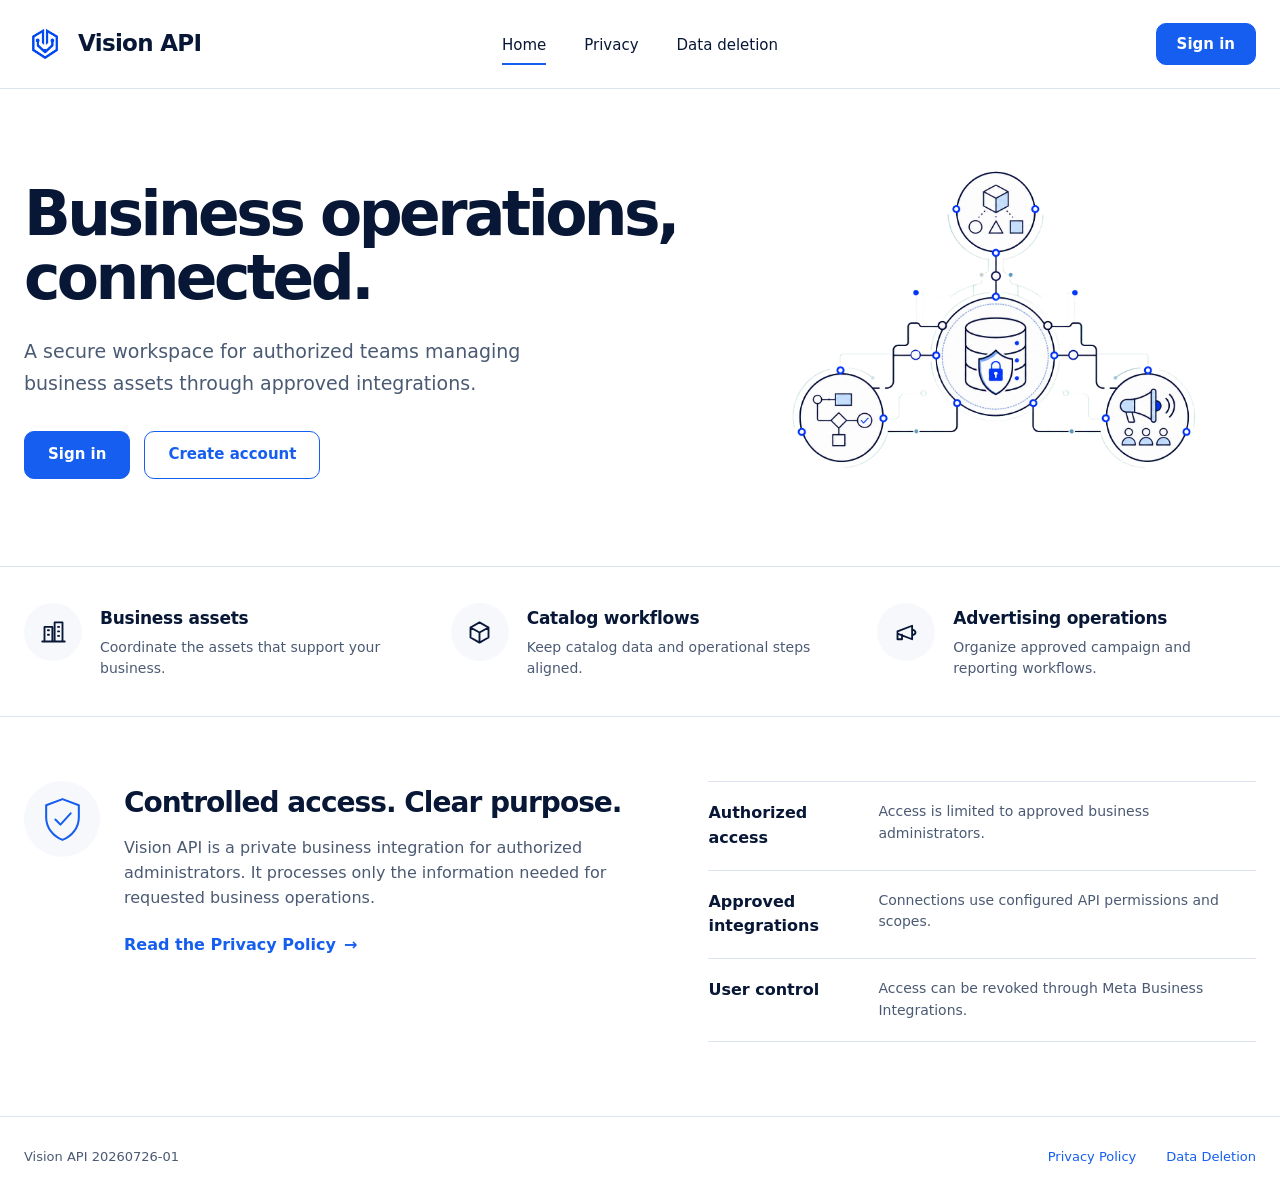
<file: index.html>
<!doctype html>
<html lang="en">
  <head>
    <meta charset="utf-8" />
    <meta name="viewport" content="width=device-width, initial-scale=1" />
    <meta
      name="description"
      content="Vision API is a secure workspace for authorized business administrators using approved integrations."
    />
    <title>Vision API — Business operations, connected</title>
    <link rel="icon" href="assets/brand-mark.png" />
    <link rel="stylesheet" href="styles.css" />
    <script src="app.js" defer></script>
  </head>
  <body>
    <a class="skip-link" href="#main">Skip to content</a>
    <header class="site-header">
      <div class="shell header-inner">
        <a class="brand" href="index.html" aria-label="Vision API home">
          <img src="assets/brand-mark.png" alt="" width="42" height="42" />
          <span>Vision API</span>
        </a>
        <nav class="primary-nav" aria-label="Primary navigation">
          <a href="index.html" aria-current="page">Home</a>
          <a href="privacy.html">Privacy</a>
          <a href="data-deletion.html">Data deletion</a>
        </nav>
        <a class="button button-small" href="sign-in.html">Sign in</a>
      </div>
    </header>

    <main id="main">
      <section class="hero shell">
        <div class="hero-copy">
          <h1>Business operations,<br /> connected.</h1>
          <p>
            A secure workspace for authorized teams managing business assets
            through approved integrations.
          </p>
          <div class="hero-actions">
            <a class="button" href="sign-in.html">Sign in</a>
            <a class="button button-secondary" href="register.html">Create account</a>
          </div>
        </div>
        <div class="hero-media" aria-hidden="true">
          <img src="assets/hero-network.png" alt="" />
        </div>
      </section>

      <section class="capability-band" aria-labelledby="capabilities-title">
        <h2 id="capabilities-title" class="sr-only">Application capabilities</h2>
        <div class="shell capability-list">
          <article class="capability">
            <span class="icon-wrap" aria-hidden="true">
              <svg viewBox="0 0 24 24"><path d="M4 20V7h7v13M13 20V3h7v17M2 20h20M7 10h1M7 14h1M16 7h1M16 11h1M16 15h1" /></svg>
            </span>
            <div><h3>Business assets</h3><p>Coordinate the assets that support your business.</p></div>
          </article>
          <article class="capability">
            <span class="icon-wrap" aria-hidden="true">
              <svg viewBox="0 0 24 24"><path d="m12 3 8 4.5v9L12 21l-8-4.5v-9L12 3Zm0 9 8-4.5M12 12 4 7.5M12 12v9" /></svg>
            </span>
            <div><h3>Catalog workflows</h3><p>Keep catalog data and operational steps aligned.</p></div>
          </article>
          <article class="capability">
            <span class="icon-wrap" aria-hidden="true">
              <svg viewBox="0 0 24 24"><path d="M4 13v-2l13-5v12L4 13Zm0 0v5h4v-4M17 9.5c2 .5 3 1.3 3 2.5s-1 2-3 2.5" /></svg>
            </span>
            <div><h3>Advertising operations</h3><p>Organize approved campaign and reporting workflows.</p></div>
          </article>
        </div>
      </section>

      <section class="trust shell" aria-labelledby="trust-title">
        <div class="trust-intro">
          <span class="shield" aria-hidden="true">
            <svg viewBox="0 0 48 48"><path d="M24 4 40 10v12c0 10-6.8 18.5-16 22C14.8 40.5 8 32 8 22V10l16-6Z" /><path d="m17 24 5 5 10-11" /></svg>
          </span>
          <div>
            <h2 id="trust-title">Controlled access. Clear purpose.</h2>
            <p>
              Vision API is a private business integration for authorized
              administrators. It processes only the information needed for
              requested business operations.
            </p>
            <a class="text-link" href="privacy.html">Read the Privacy Policy <span aria-hidden="true">→</span></a>
          </div>
        </div>
        <dl class="trust-list">
          <div><dt>Authorized access</dt><dd>Access is limited to approved business administrators.</dd></div>
          <div><dt>Approved integrations</dt><dd>Connections use configured API permissions and scopes.</dd></div>
          <div><dt>User control</dt><dd>Access can be revoked through Meta Business Integrations.</dd></div>
        </dl>
      </section>
    </main>

    <footer class="site-footer">
      <div class="shell footer-inner">
        <span>Vision API 20260726-01</span>
        <nav aria-label="Legal navigation">
          <a href="privacy.html">Privacy Policy</a>
          <a href="data-deletion.html">Data Deletion</a>
        </nav>
      </div>
    </footer>
  </body>
</html>
</file>
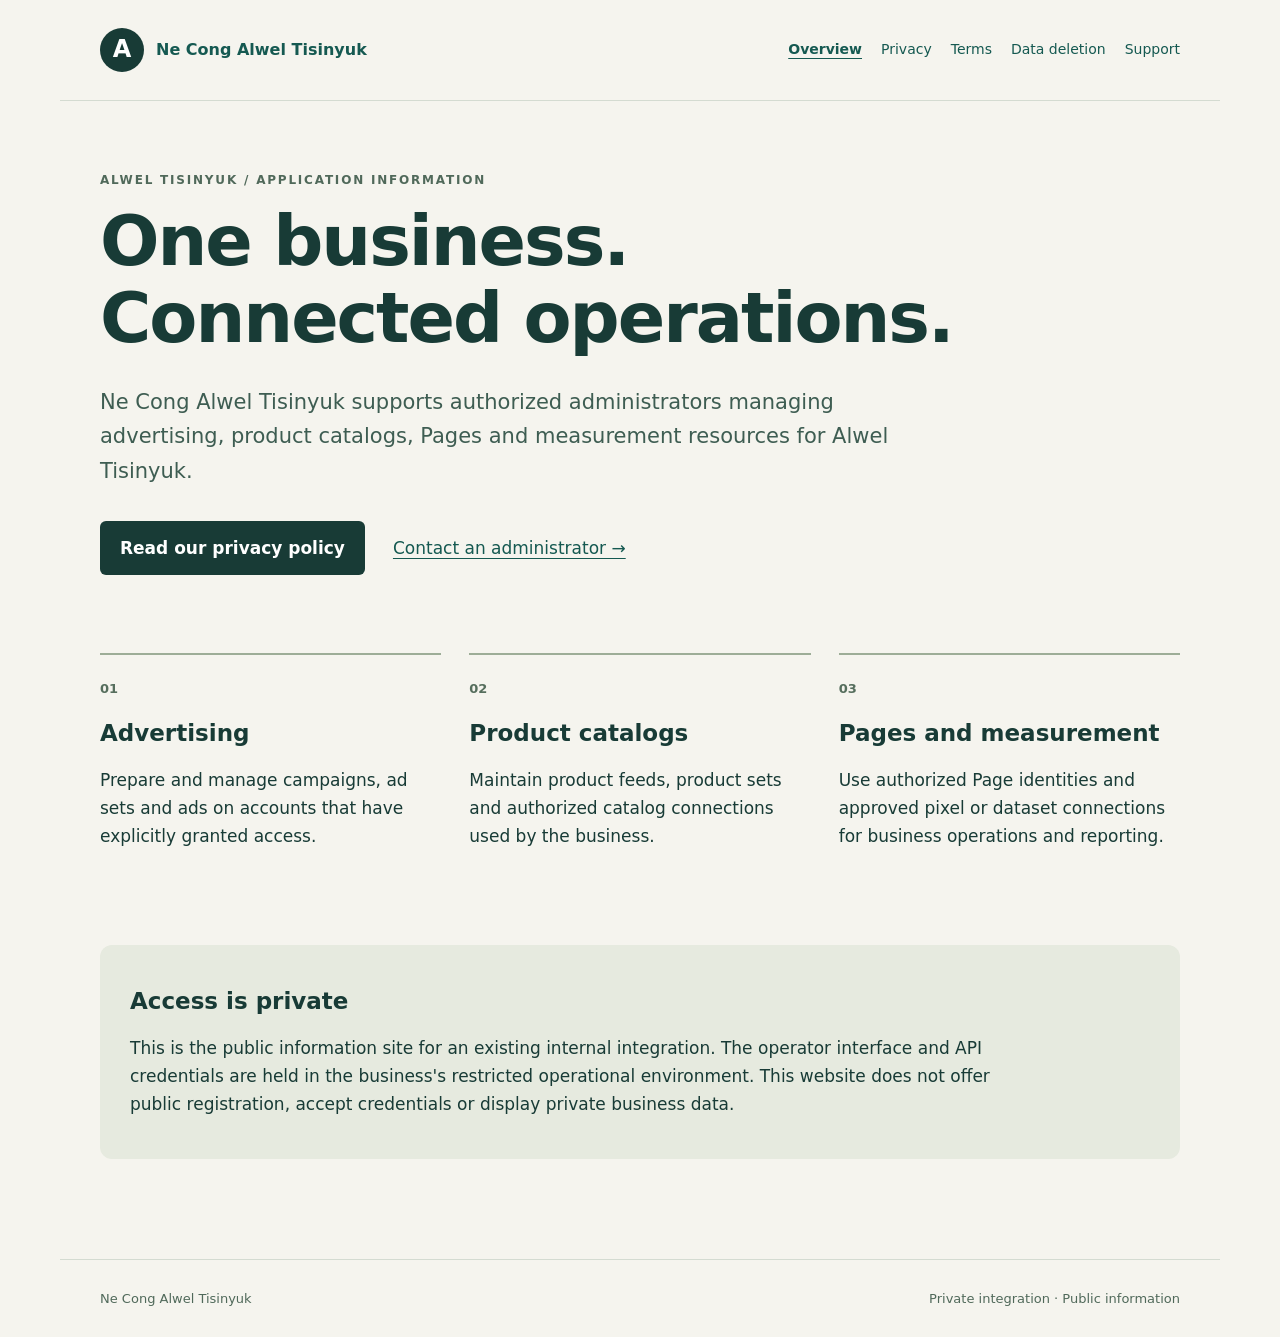
<file: alwel/index.html>
<!doctype html>
<html lang="en"><head><meta charset="utf-8"><meta name="viewport" content="width=device-width,initial-scale=1"><meta name="description" content="Private business integration for Ne Cong Alwel Tisinyuk."><title>Private business integration — Ne Cong Alwel Tisinyuk</title><link rel="stylesheet" href="site.css"></head>
<body><a class="skip" href="#main">Skip to content</a><header><a class="brand" href="index.html"><span class="mark" aria-hidden="true">A</span><span>Ne Cong Alwel Tisinyuk</span></a><nav aria-label="Main navigation"><a href="index.html" aria-current="page">Overview</a><a href="privacy.html">Privacy</a><a href="terms.html">Terms</a><a href="data-deletion.html">Data deletion</a><a href="support.html">Support</a></nav></header><main id="main">
<p class="eyebrow">Alwel Tisinyuk / Application information</p>
<h1>One business.<br>Connected operations.</h1>
<p class="lead">Ne Cong Alwel Tisinyuk supports authorized administrators managing advertising, product catalogs, Pages and measurement resources for Alwel Tisinyuk.</p>
<div class="actions"><a class="button" href="privacy.html">Read our privacy policy</a><a class="text-link" href="support.html">Contact an administrator &rarr;</a></div>
<div class="grid">
<section><span class="number">01</span><h2>Advertising</h2><p>Prepare and manage campaigns, ad sets and ads on accounts that have explicitly granted access.</p></section>
<section><span class="number">02</span><h2>Product catalogs</h2><p>Maintain product feeds, product sets and authorized catalog connections used by the business.</p></section>
<section><span class="number">03</span><h2>Pages and measurement</h2><p>Use authorized Page identities and approved pixel or dataset connections for business operations and reporting.</p></section>
</div>
<section class="note"><h2>Access is private</h2><p>This is the public information site for an existing internal integration. The operator interface and API credentials are held in the business's restricted operational environment. This website does not offer public registration, accept credentials or display private business data.</p></section>
</main><footer><span>Ne Cong Alwel Tisinyuk</span><span>Private integration &middot; Public information</span></footer></body></html>
</file>
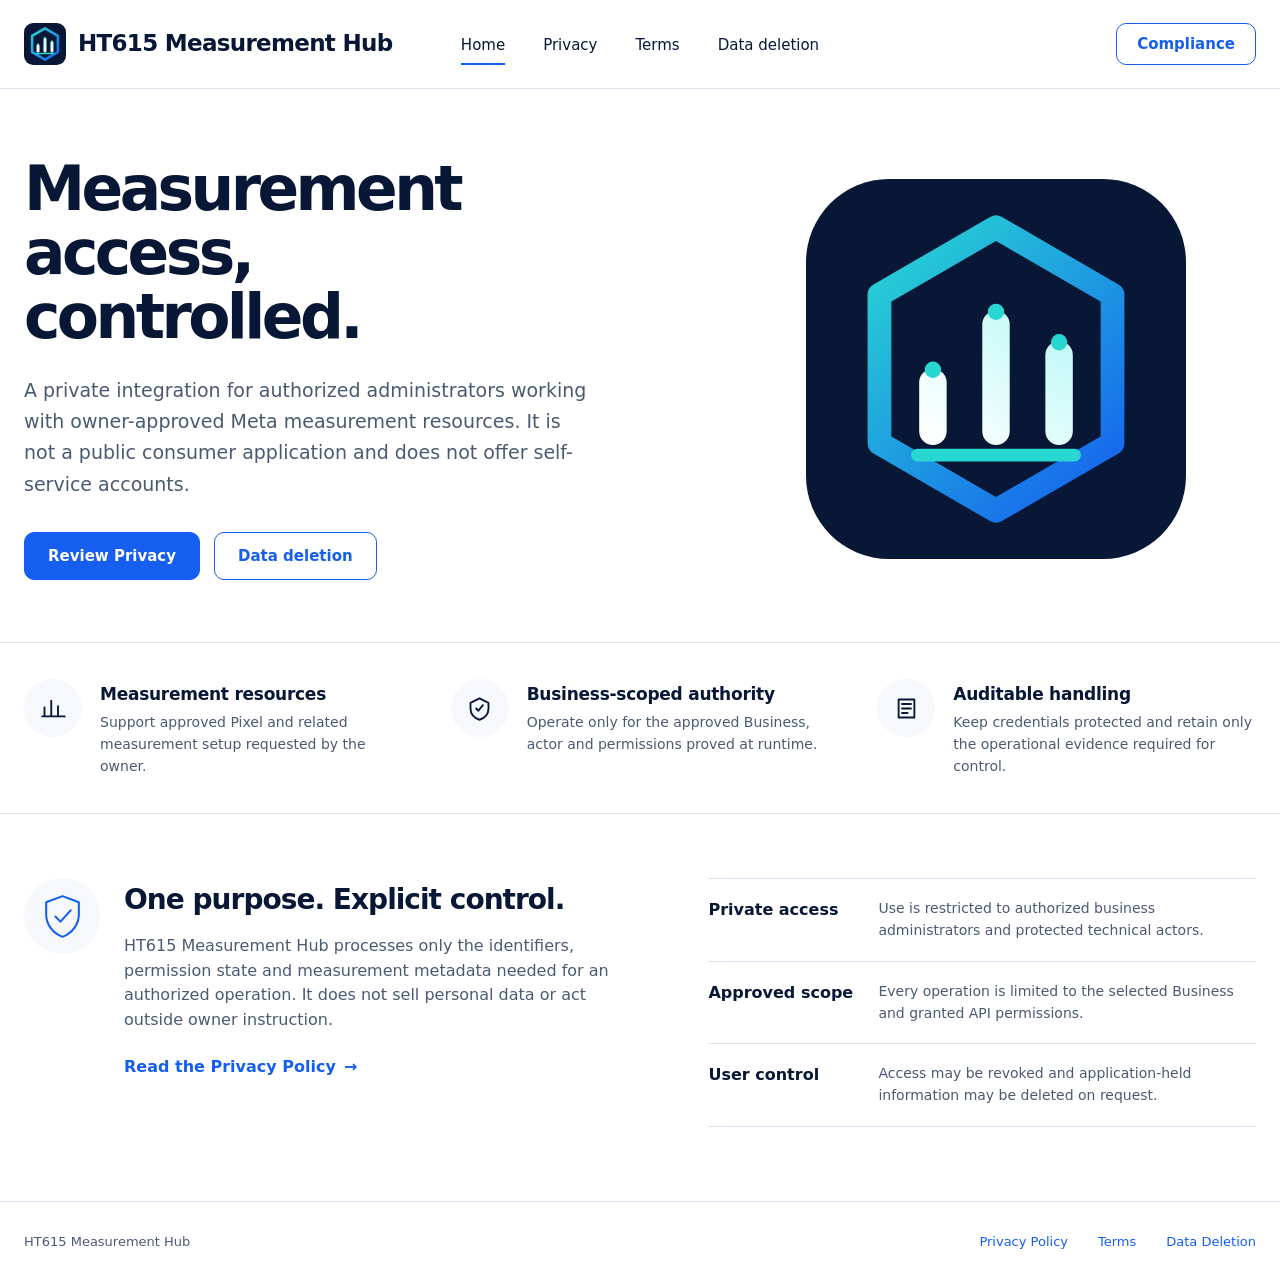
<file: ht615-measurement/index.html>
<!doctype html>
<html lang="en">
  <head>
    <meta charset="utf-8" />
    <meta name="viewport" content="width=device-width, initial-scale=1" />
    <meta
      name="description"
      content="HT615 Measurement Hub is a private, owner-controlled integration for authorized Meta measurement operations."
    />
    <title>HT615 Measurement Hub — Controlled measurement operations</title>
    <link rel="icon" href="assets/ht615-measurement-mark.svg" />
    <link rel="stylesheet" href="../styles.css" />
  </head>
  <body>
    <a class="skip-link" href="#main">Skip to content</a>
    <header class="site-header">
      <div class="shell header-inner">
        <a class="brand" href="index.html" aria-label="HT615 Measurement Hub home">
          <img src="assets/ht615-measurement-mark.svg" alt="" width="42" height="42" />
          <span>HT615 Measurement Hub</span>
        </a>
        <nav class="primary-nav" aria-label="Primary navigation">
          <a href="index.html" aria-current="page">Home</a>
          <a href="privacy.html">Privacy</a>
          <a href="terms.html">Terms</a>
          <a href="data-deletion.html">Data deletion</a>
        </nav>
        <a class="button button-small button-secondary" href="privacy.html">Compliance</a>
      </div>
    </header>

    <main id="main">
      <section class="hero shell">
        <div class="hero-copy">
          <h1>Measurement access,<br /> controlled.</h1>
          <p>
            A private integration for authorized administrators working with
            owner-approved Meta measurement resources. It is not a public
            consumer application and does not offer self-service accounts.
          </p>
          <div class="hero-actions">
            <a class="button" href="privacy.html">Review Privacy</a>
            <a class="button button-secondary" href="data-deletion.html">Data deletion</a>
          </div>
        </div>
        <div class="hero-media" aria-hidden="true">
          <img src="assets/ht615-measurement-mark.svg" alt="" />
        </div>
      </section>

      <section class="capability-band" aria-labelledby="capabilities-title">
        <h2 id="capabilities-title" class="sr-only">Application capabilities</h2>
        <div class="shell capability-list">
          <article class="capability">
            <span class="icon-wrap" aria-hidden="true">
              <svg viewBox="0 0 24 24"><path d="M4 19V11M10 19V5M16 19v-9M22 19H2" /></svg>
            </span>
            <div><h3>Measurement resources</h3><p>Support approved Pixel and related measurement setup requested by the owner.</p></div>
          </article>
          <article class="capability">
            <span class="icon-wrap" aria-hidden="true">
              <svg viewBox="0 0 24 24"><path d="M12 3 20 7v5c0 5-3.4 8.4-8 10-4.6-1.6-8-5-8-10V7l8-4Zm-3 9 2 2 4-5" /></svg>
            </span>
            <div><h3>Business-scoped authority</h3><p>Operate only for the approved Business, actor and permissions proved at runtime.</p></div>
          </article>
          <article class="capability">
            <span class="icon-wrap" aria-hidden="true">
              <svg viewBox="0 0 24 24"><path d="M5 4h14v16H5zM8 8h8M8 12h8M8 16h5" /></svg>
            </span>
            <div><h3>Auditable handling</h3><p>Keep credentials protected and retain only the operational evidence required for control.</p></div>
          </article>
        </div>
      </section>

      <section class="trust shell" aria-labelledby="trust-title">
        <div class="trust-intro">
          <span class="shield" aria-hidden="true">
            <svg viewBox="0 0 48 48"><path d="M24 4 40 10v12c0 10-6.8 18.5-16 22C14.8 40.5 8 32 8 22V10l16-6Z" /><path d="m17 24 5 5 10-11" /></svg>
          </span>
          <div>
            <h2 id="trust-title">One purpose. Explicit control.</h2>
            <p>
              HT615 Measurement Hub processes only the identifiers, permission
              state and measurement metadata needed for an authorized operation.
              It does not sell personal data or act outside owner instruction.
            </p>
            <a class="text-link" href="privacy.html">Read the Privacy Policy <span aria-hidden="true">→</span></a>
          </div>
        </div>
        <dl class="trust-list">
          <div><dt>Private access</dt><dd>Use is restricted to authorized business administrators and protected technical actors.</dd></div>
          <div><dt>Approved scope</dt><dd>Every operation is limited to the selected Business and granted API permissions.</dd></div>
          <div><dt>User control</dt><dd>Access may be revoked and application-held information may be deleted on request.</dd></div>
        </dl>
      </section>
    </main>

    <footer class="site-footer">
      <div class="shell footer-inner">
        <span>HT615 Measurement Hub</span>
        <nav aria-label="Legal navigation">
          <a href="privacy.html">Privacy Policy</a>
          <a href="terms.html">Terms</a>
          <a href="data-deletion.html">Data Deletion</a>
        </nav>
      </div>
    </footer>
  </body>
</html>
</file>
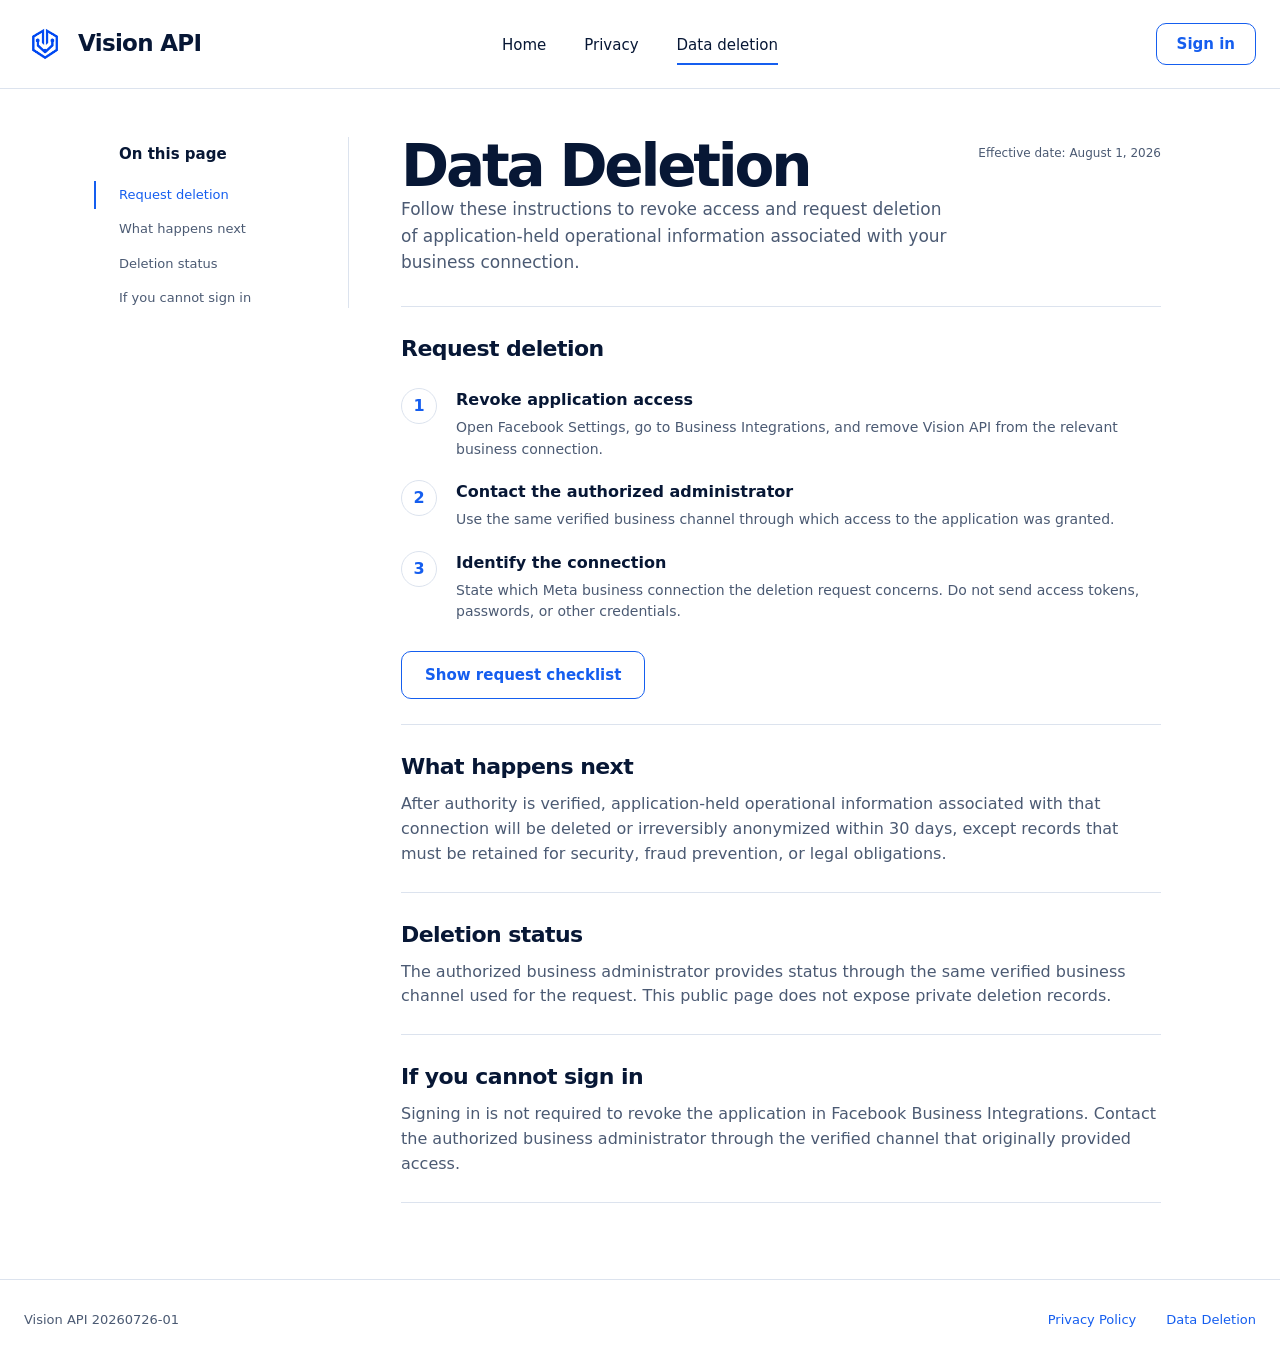
<file: data-deletion.html>
<!doctype html>
<html lang="en">
  <head>
    <meta charset="utf-8" />
    <meta name="viewport" content="width=device-width, initial-scale=1" />
    <meta name="description" content="Data Deletion instructions for Vision API 20260726-01." />
    <title>Data Deletion — Vision API</title>
    <link rel="icon" href="assets/brand-mark.png" />
    <link rel="stylesheet" href="styles.css" />
    <script src="app.js" defer></script>
  </head>
  <body>
    <a class="skip-link" href="#main">Skip to content</a>
    <header class="site-header">
      <div class="shell header-inner">
        <a class="brand" href="index.html" aria-label="Vision API home">
          <img src="assets/brand-mark.png" alt="" width="42" height="42" />
          <span>Vision API</span>
        </a>
        <nav class="primary-nav" aria-label="Primary navigation">
          <a href="index.html">Home</a>
          <a href="privacy.html">Privacy</a>
          <a href="data-deletion.html" aria-current="page">Data deletion</a>
        </nav>
        <a class="button button-small button-secondary" href="sign-in.html">Sign in</a>
      </div>
    </header>
    <main id="main" class="legal-layout shell">
      <aside class="legal-rail" aria-label="On this page">
        <strong>On this page</strong>
        <a class="is-current" href="#request">Request deletion</a>
        <a href="#next">What happens next</a>
        <a href="#status">Deletion status</a>
        <a href="#cannot-sign-in">If you cannot sign in</a>
      </aside>
      <article class="legal-document">
        <div class="legal-heading">
          <div>
            <h1>Data Deletion</h1>
            <p>Follow these instructions to revoke access and request deletion of application-held operational information associated with your business connection.</p>
          </div>
          <time datetime="2026-08-01">Effective date: August 1, 2026</time>
        </div>
        <section id="request">
          <h2>Request deletion</h2>
          <ol class="steps">
            <li><span>1</span><div><strong>Revoke application access</strong><p>Open Facebook Settings, go to Business Integrations, and remove Vision API from the relevant business connection.</p></div></li>
            <li><span>2</span><div><strong>Contact the authorized administrator</strong><p>Use the same verified business channel through which access to the application was granted.</p></div></li>
            <li><span>3</span><div><strong>Identify the connection</strong><p>State which Meta business connection the deletion request concerns. Do not send access tokens, passwords, or other credentials.</p></div></li>
          </ol>
          <button class="button button-secondary" type="button" data-deletion-steps>Show request checklist</button>
          <div class="deletion-checklist" data-deletion-result hidden role="status" aria-live="polite">
            <strong>Request checklist ready</strong>
            <p>Revoke access, contact the authorized administrator through the verified channel, and identify the relevant business connection. This page does not transmit or store a request.</p>
          </div>
        </section>
        <section id="next">
          <h2>What happens next</h2>
          <p>After authority is verified, application-held operational information associated with that connection will be deleted or irreversibly anonymized within 30 days, except records that must be retained for security, fraud prevention, or legal obligations.</p>
        </section>
        <section id="status">
          <h2>Deletion status</h2>
          <p>The authorized business administrator provides status through the same verified business channel used for the request. This public page does not expose private deletion records.</p>
        </section>
        <section id="cannot-sign-in">
          <h2>If you cannot sign in</h2>
          <p>Signing in is not required to revoke the application in Facebook Business Integrations. Contact the authorized business administrator through the verified channel that originally provided access.</p>
        </section>
      </article>
    </main>
    <footer class="site-footer">
      <div class="shell footer-inner"><span>Vision API 20260726-01</span><nav aria-label="Legal navigation"><a href="privacy.html">Privacy Policy</a><a href="data-deletion.html">Data Deletion</a></nav></div>
    </footer>
  </body>
</html>
</file>
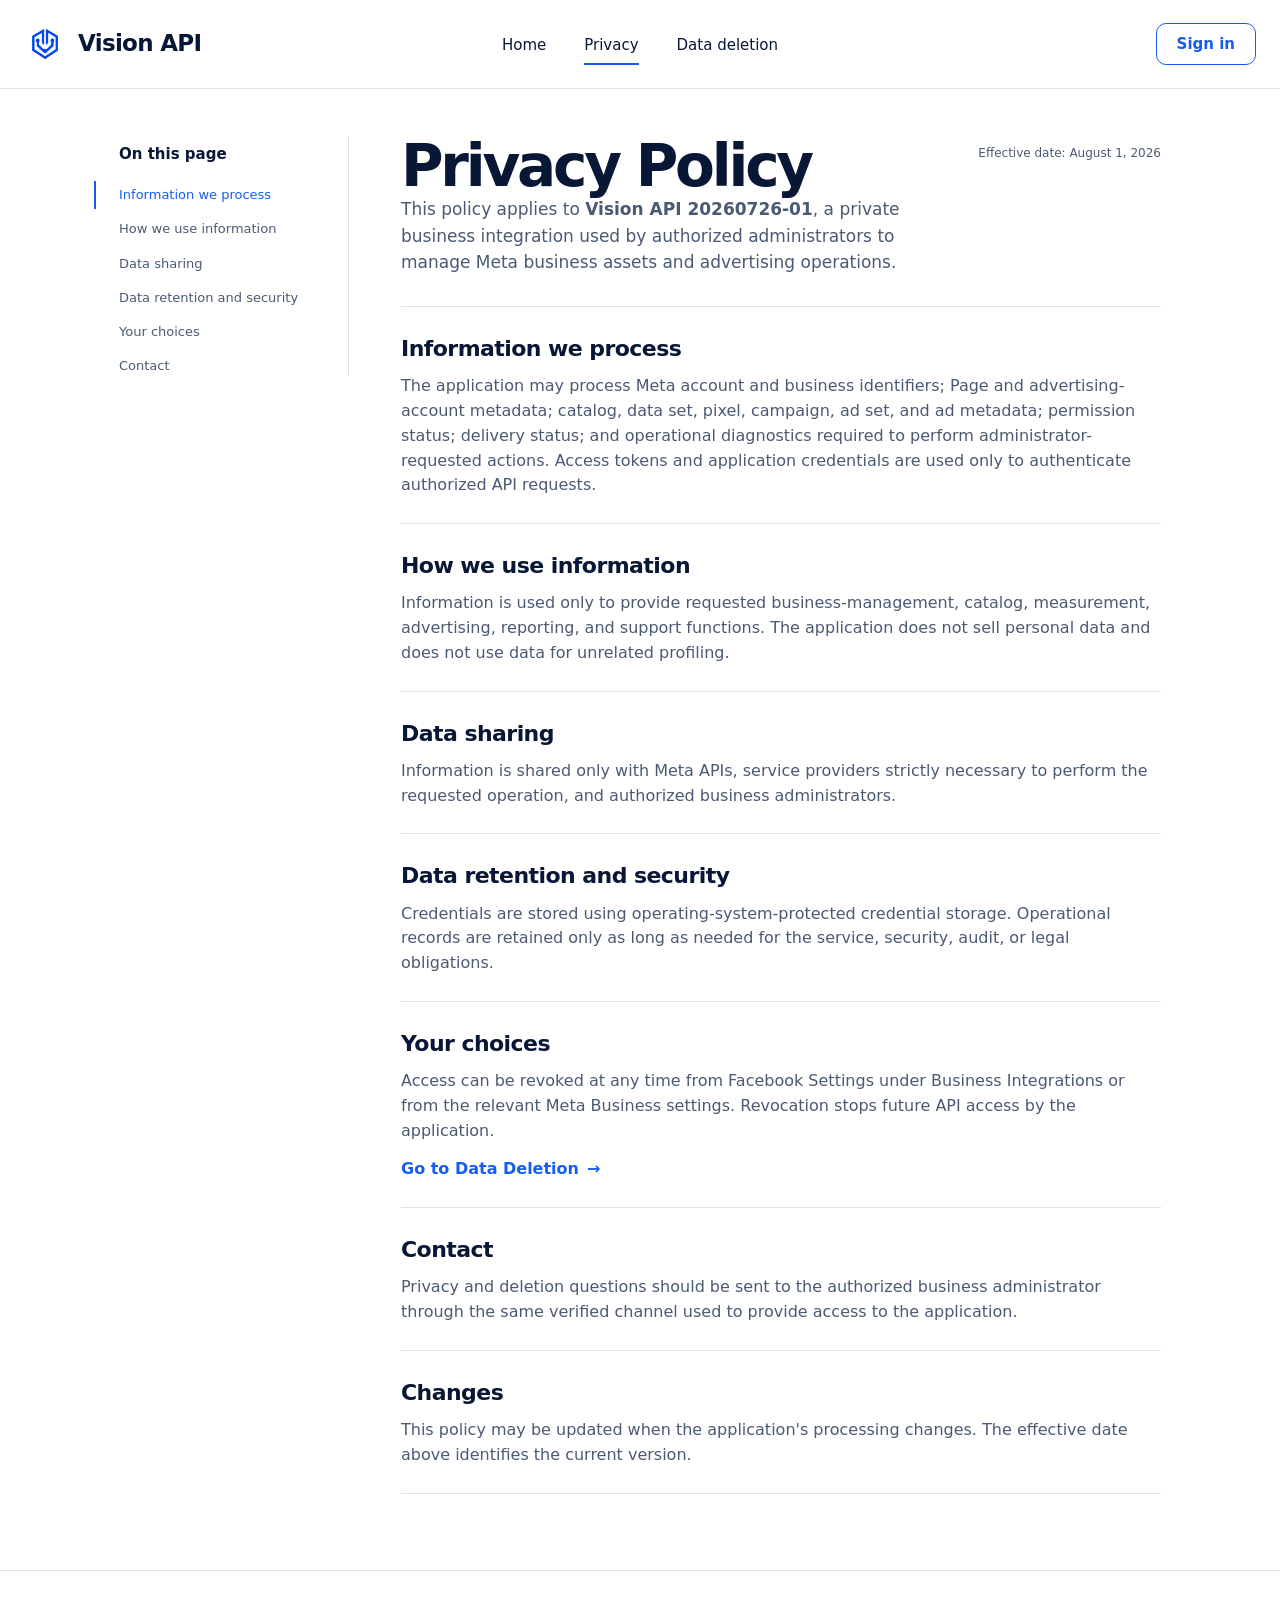
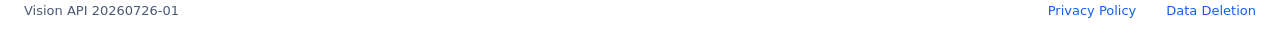
<file: privacy.html>
<!doctype html>
<html lang="en">
  <head>
    <meta charset="utf-8" />
    <meta name="viewport" content="width=device-width, initial-scale=1" />
    <meta name="description" content="Privacy Policy for Vision API 20260726-01." />
    <title>Privacy Policy — Vision API</title>
    <link rel="icon" href="assets/brand-mark.png" />
    <link rel="stylesheet" href="styles.css" />
    <script src="app.js" defer></script>
  </head>
  <body>
    <a class="skip-link" href="#main">Skip to content</a>
    <header class="site-header">
      <div class="shell header-inner">
        <a class="brand" href="index.html" aria-label="Vision API home">
          <img src="assets/brand-mark.png" alt="" width="42" height="42" />
          <span>Vision API</span>
        </a>
        <nav class="primary-nav" aria-label="Primary navigation">
          <a href="index.html">Home</a>
          <a href="privacy.html" aria-current="page">Privacy</a>
          <a href="data-deletion.html">Data deletion</a>
        </nav>
        <a class="button button-small button-secondary" href="sign-in.html">Sign in</a>
      </div>
    </header>
    <main id="main" class="legal-layout shell">
      <aside class="legal-rail" aria-label="On this page">
        <strong>On this page</strong>
        <a class="is-current" href="#information">Information we process</a>
        <a href="#use">How we use information</a>
        <a href="#sharing">Data sharing</a>
        <a href="#retention">Data retention and security</a>
        <a href="#choices">Your choices</a>
        <a href="#contact">Contact</a>
      </aside>
      <article class="legal-document">
        <div class="legal-heading">
          <div>
            <h1>Privacy Policy</h1>
            <p>This policy applies to <strong>Vision API 20260726-01</strong>, a private business integration used by authorized administrators to manage Meta business assets and advertising operations.</p>
          </div>
          <time datetime="2026-08-01">Effective date: August 1, 2026</time>
        </div>
        <section id="information">
          <h2>Information we process</h2>
          <p>The application may process Meta account and business identifiers; Page and advertising-account metadata; catalog, data set, pixel, campaign, ad set, and ad metadata; permission status; delivery status; and operational diagnostics required to perform administrator-requested actions. Access tokens and application credentials are used only to authenticate authorized API requests.</p>
        </section>
        <section id="use">
          <h2>How we use information</h2>
          <p>Information is used only to provide requested business-management, catalog, measurement, advertising, reporting, and support functions. The application does not sell personal data and does not use data for unrelated profiling.</p>
        </section>
        <section id="sharing">
          <h2>Data sharing</h2>
          <p>Information is shared only with Meta APIs, service providers strictly necessary to perform the requested operation, and authorized business administrators.</p>
        </section>
        <section id="retention">
          <h2>Data retention and security</h2>
          <p>Credentials are stored using operating-system-protected credential storage. Operational records are retained only as long as needed for the service, security, audit, or legal obligations.</p>
        </section>
        <section id="choices">
          <h2>Your choices</h2>
          <p>Access can be revoked at any time from Facebook Settings under Business Integrations or from the relevant Meta Business settings. Revocation stops future API access by the application.</p>
          <a class="text-link" href="data-deletion.html">Go to Data Deletion <span aria-hidden="true">→</span></a>
        </section>
        <section id="contact">
          <h2>Contact</h2>
          <p>Privacy and deletion questions should be sent to the authorized business administrator through the same verified channel used to provide access to the application.</p>
        </section>
        <section>
          <h2>Changes</h2>
          <p>This policy may be updated when the application's processing changes. The effective date above identifies the current version.</p>
        </section>
      </article>
    </main>
    <footer class="site-footer">
      <div class="shell footer-inner"><span>Vision API 20260726-01</span><nav aria-label="Legal navigation"><a href="privacy.html">Privacy Policy</a><a href="data-deletion.html">Data Deletion</a></nav></div>
    </footer>
  </body>
</html>
</file>
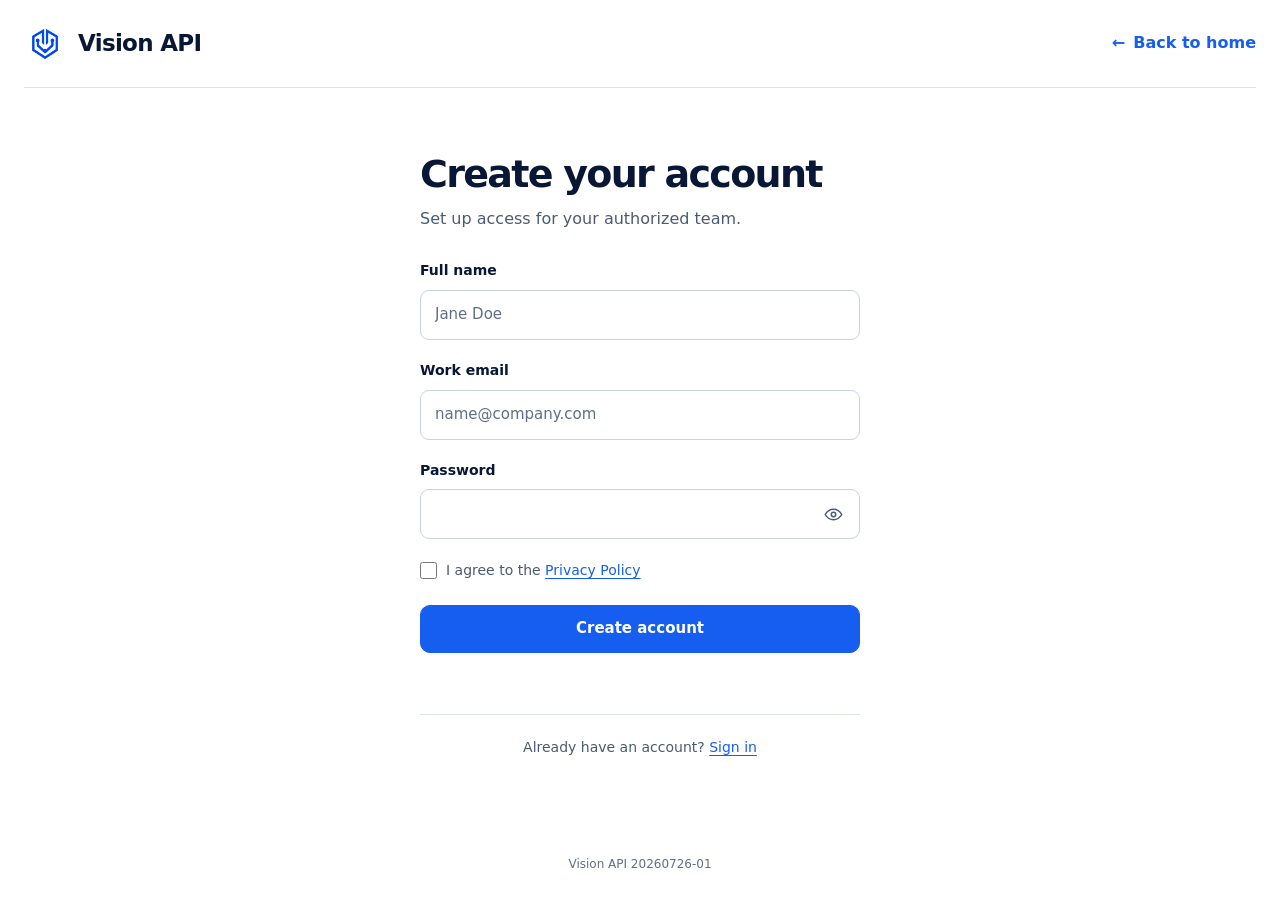
<file: register.html>
<!doctype html>
<html lang="en">
  <head>
    <meta charset="utf-8" />
    <meta name="viewport" content="width=device-width, initial-scale=1" />
    <meta name="description" content="Create a Vision API account request." />
    <title>Create account — Vision API</title>
    <link rel="icon" href="assets/brand-mark.png" />
    <link rel="stylesheet" href="styles.css" />
    <script src="app.js" defer></script>
  </head>
  <body class="auth-body">
    <a class="skip-link" href="#main">Skip to content</a>
    <header class="auth-header shell">
      <a class="brand" href="index.html" aria-label="Vision API home">
        <img src="assets/brand-mark.png" alt="" width="42" height="42" />
        <span>Vision API</span>
      </a>
      <a class="text-link" href="index.html"><span aria-hidden="true">←</span> Back to home</a>
    </header>
    <main id="main" class="auth-main">
      <section class="auth-panel" aria-labelledby="register-title">
        <div data-form-state="form">
          <h1 id="register-title">Create your account</h1>
          <p class="auth-intro">Set up access for your authorized team.</p>
          <form class="auth-form" data-local-form="register" action="#" method="get" novalidate>
            <div class="field">
              <label for="register-name">Full name</label>
              <input id="register-name" type="text" autocomplete="name" placeholder="Jane Doe" minlength="2" required />
            </div>
            <div class="field">
              <label for="register-email">Work email</label>
              <input id="register-email" type="email" autocomplete="email" placeholder="name@company.com" required />
            </div>
            <div class="field">
              <label for="register-password">Password</label>
              <div class="password-field">
                <input id="register-password" type="password" autocomplete="new-password" minlength="8" required />
                <button class="password-toggle" type="button" data-password-toggle="register-password" aria-label="Show password">
                  <svg viewBox="0 0 24 24" aria-hidden="true"><path d="M2.5 12s3.5-6 9.5-6 9.5 6 9.5 6-3.5 6-9.5 6-9.5-6-9.5-6Z" /><circle cx="12" cy="12" r="2.5" /></svg>
                </button>
              </div>
            </div>
            <label class="check legal-check">
              <input type="checkbox" required />
              <span>I agree to the <a href="privacy.html">Privacy Policy</a></span>
            </label>
            <button class="button button-wide" type="submit">Create account</button>
            <p class="form-status" role="status" aria-live="polite"></p>
          </form>
          <p class="auth-switch">Already have an account? <a href="sign-in.html">Sign in</a></p>
        </div>
        <div class="success-state" data-form-state="success" role="status" aria-live="polite" aria-atomic="true" tabindex="-1" hidden>
          <span class="success-icon" aria-hidden="true">✓</span>
          <h1>Form preview complete</h1>
          <p>This local preview validated the form layout. No account or review request was created, and no data was transmitted.</p>
          <a class="button button-secondary" href="sign-in.html">Back to sign in</a>
        </div>
      </section>
    </main>
    <footer class="auth-footer">Vision API 20260726-01</footer>
  </body>
</html>
</file>
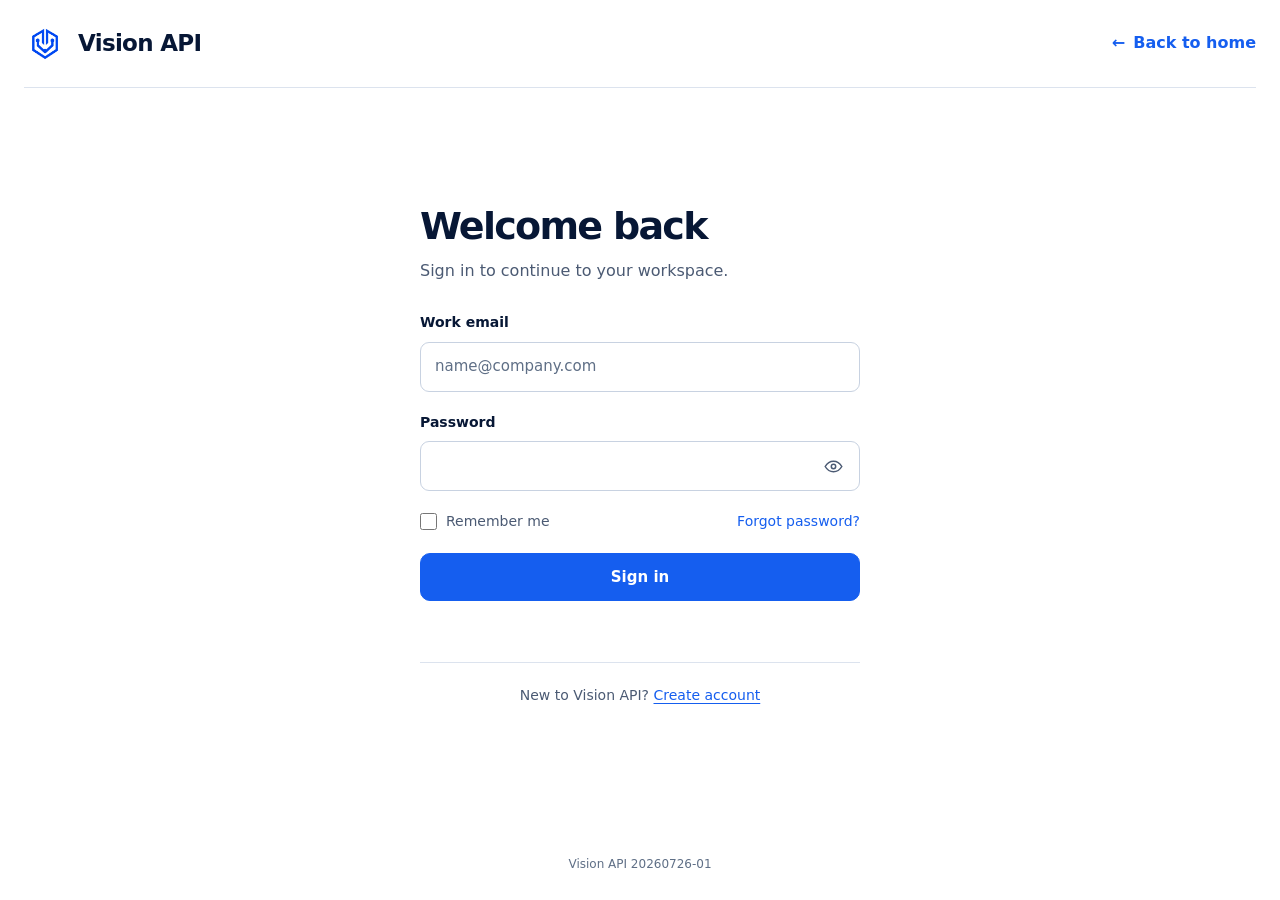
<file: sign-in.html>
<!doctype html>
<html lang="en">
  <head>
    <meta charset="utf-8" />
    <meta name="viewport" content="width=device-width, initial-scale=1" />
    <meta name="description" content="Sign in to Vision API." />
    <title>Sign in — Vision API</title>
    <link rel="icon" href="assets/brand-mark.png" />
    <link rel="stylesheet" href="styles.css" />
    <script src="app.js" defer></script>
  </head>
  <body class="auth-body">
    <a class="skip-link" href="#main">Skip to content</a>
    <header class="auth-header shell">
      <a class="brand" href="index.html" aria-label="Vision API home">
        <img src="assets/brand-mark.png" alt="" width="42" height="42" />
        <span>Vision API</span>
      </a>
      <a class="text-link" href="index.html"><span aria-hidden="true">←</span> Back to home</a>
    </header>
    <main id="main" class="auth-main">
      <section class="auth-panel" aria-labelledby="sign-in-title">
        <h1 id="sign-in-title">Welcome back</h1>
        <p class="auth-intro">Sign in to continue to your workspace.</p>
        <form class="auth-form" data-local-form="sign-in" action="#" method="get" novalidate>
          <div class="field">
            <label for="signin-email">Work email</label>
            <input id="signin-email" type="email" autocomplete="email" placeholder="name@company.com" required />
          </div>
          <div class="field">
            <label for="signin-password">Password</label>
            <div class="password-field">
              <input id="signin-password" type="password" autocomplete="current-password" minlength="8" required />
              <button class="password-toggle" type="button" data-password-toggle="signin-password" aria-label="Show password">
                <svg viewBox="0 0 24 24" aria-hidden="true"><path d="M2.5 12s3.5-6 9.5-6 9.5 6 9.5 6-3.5 6-9.5 6-9.5-6-9.5-6Z" /><circle cx="12" cy="12" r="2.5" /></svg>
              </button>
            </div>
          </div>
          <div class="form-options">
            <label class="check"><input type="checkbox" /> <span>Remember me</span></label>
            <button class="link-button" type="button" data-local-message="Password recovery is not connected in this local build.">Forgot password?</button>
          </div>
          <button class="button button-wide" type="submit">Sign in</button>
          <p class="form-status" role="status" aria-live="polite"></p>
        </form>
        <p class="auth-switch">New to Vision API? <a href="register.html">Create account</a></p>
      </section>
    </main>
    <footer class="auth-footer">Vision API 20260726-01</footer>
  </body>
</html>
</file>
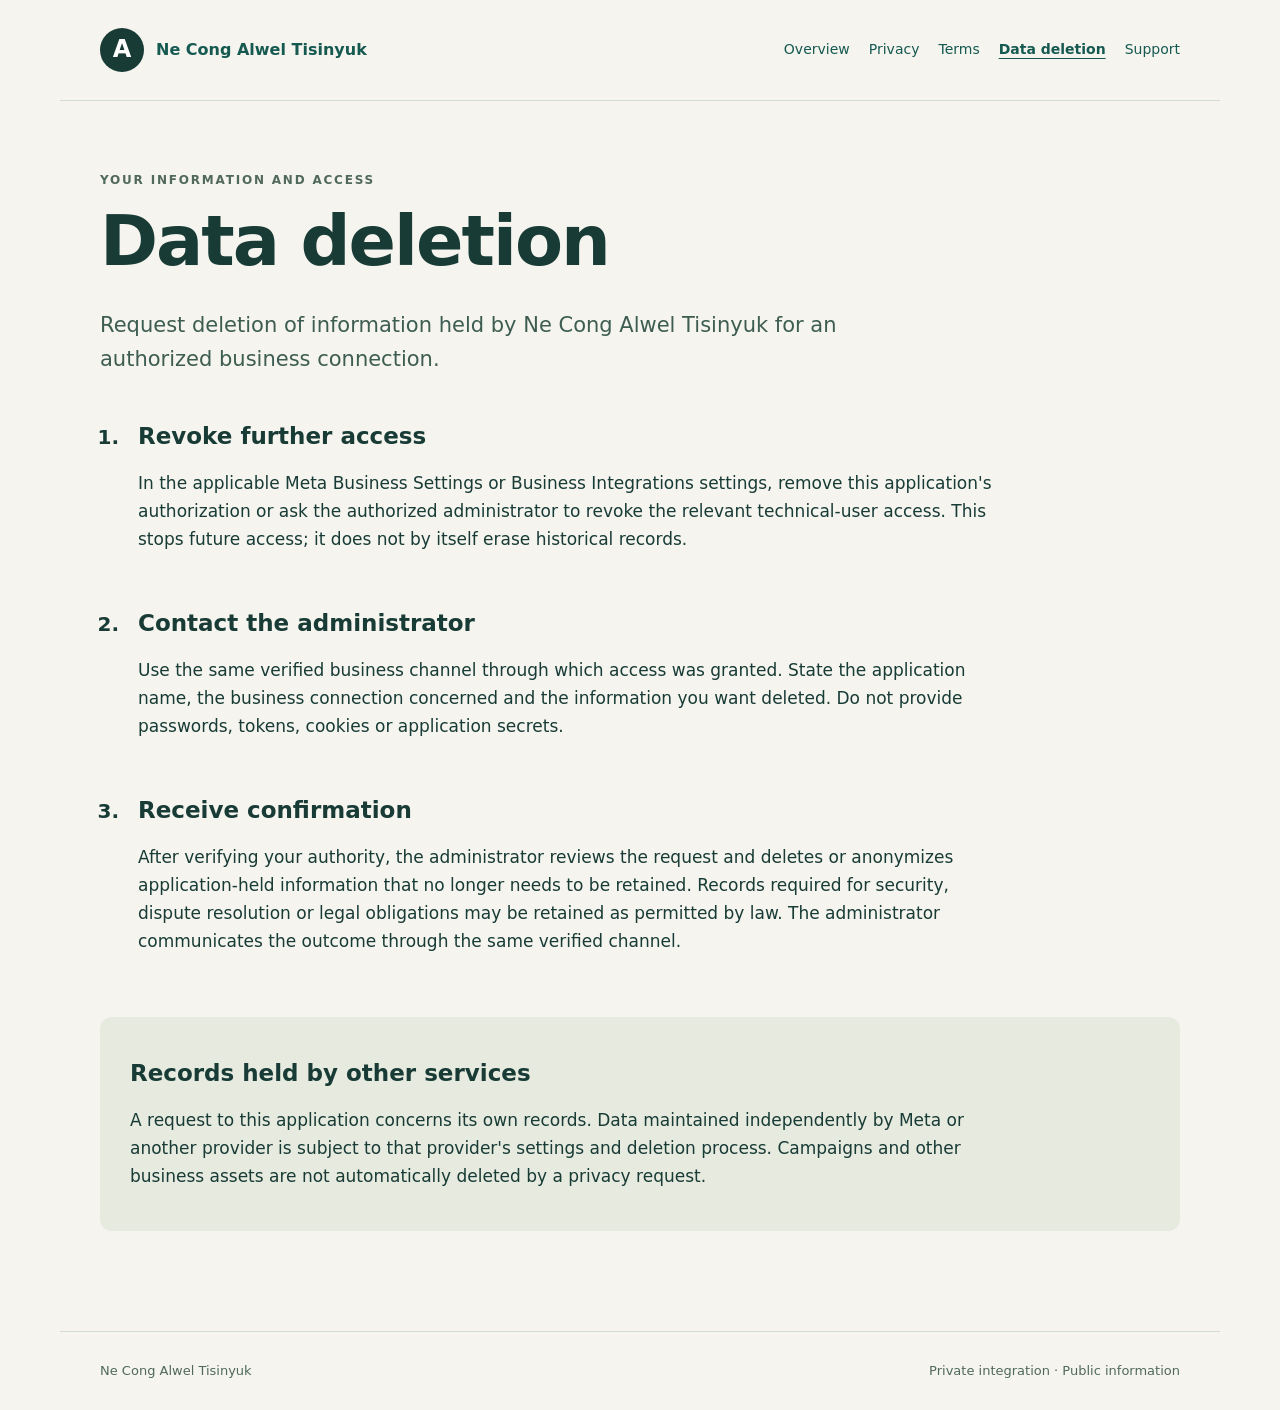
<file: alwel/data-deletion.html>
<!doctype html>
<html lang="en"><head><meta charset="utf-8"><meta name="viewport" content="width=device-width,initial-scale=1"><meta name="description" content="Data deletion for Ne Cong Alwel Tisinyuk."><title>Data deletion — Ne Cong Alwel Tisinyuk</title><link rel="stylesheet" href="site.css"></head>
<body><a class="skip" href="#main">Skip to content</a><header><a class="brand" href="index.html"><span class="mark" aria-hidden="true">A</span><span>Ne Cong Alwel Tisinyuk</span></a><nav aria-label="Main navigation"><a href="index.html">Overview</a><a href="privacy.html">Privacy</a><a href="terms.html">Terms</a><a href="data-deletion.html" aria-current="page">Data deletion</a><a href="support.html">Support</a></nav></header><main id="main">
<p class="eyebrow">Your information and access</p><h1>Data deletion</h1>
<p class="lead">Request deletion of information held by Ne Cong Alwel Tisinyuk for an authorized business connection.</p>
<ol class="steps"><li><h2>Revoke further access</h2><p>In the applicable Meta Business Settings or Business Integrations settings, remove this application's authorization or ask the authorized administrator to revoke the relevant technical-user access. This stops future access; it does not by itself erase historical records.</p></li><li><h2>Contact the administrator</h2><p>Use the same verified business channel through which access was granted. State the application name, the business connection concerned and the information you want deleted. Do not provide passwords, tokens, cookies or application secrets.</p></li><li><h2>Receive confirmation</h2><p>After verifying your authority, the administrator reviews the request and deletes or anonymizes application-held information that no longer needs to be retained. Records required for security, dispute resolution or legal obligations may be retained as permitted by law. The administrator communicates the outcome through the same verified channel.</p></li></ol>
<section class="note"><h2>Records held by other services</h2><p>A request to this application concerns its own records. Data maintained independently by Meta or another provider is subject to that provider's settings and deletion process. Campaigns and other business assets are not automatically deleted by a privacy request.</p></section>
</main><footer><span>Ne Cong Alwel Tisinyuk</span><span>Private integration &middot; Public information</span></footer></body></html>
</file>
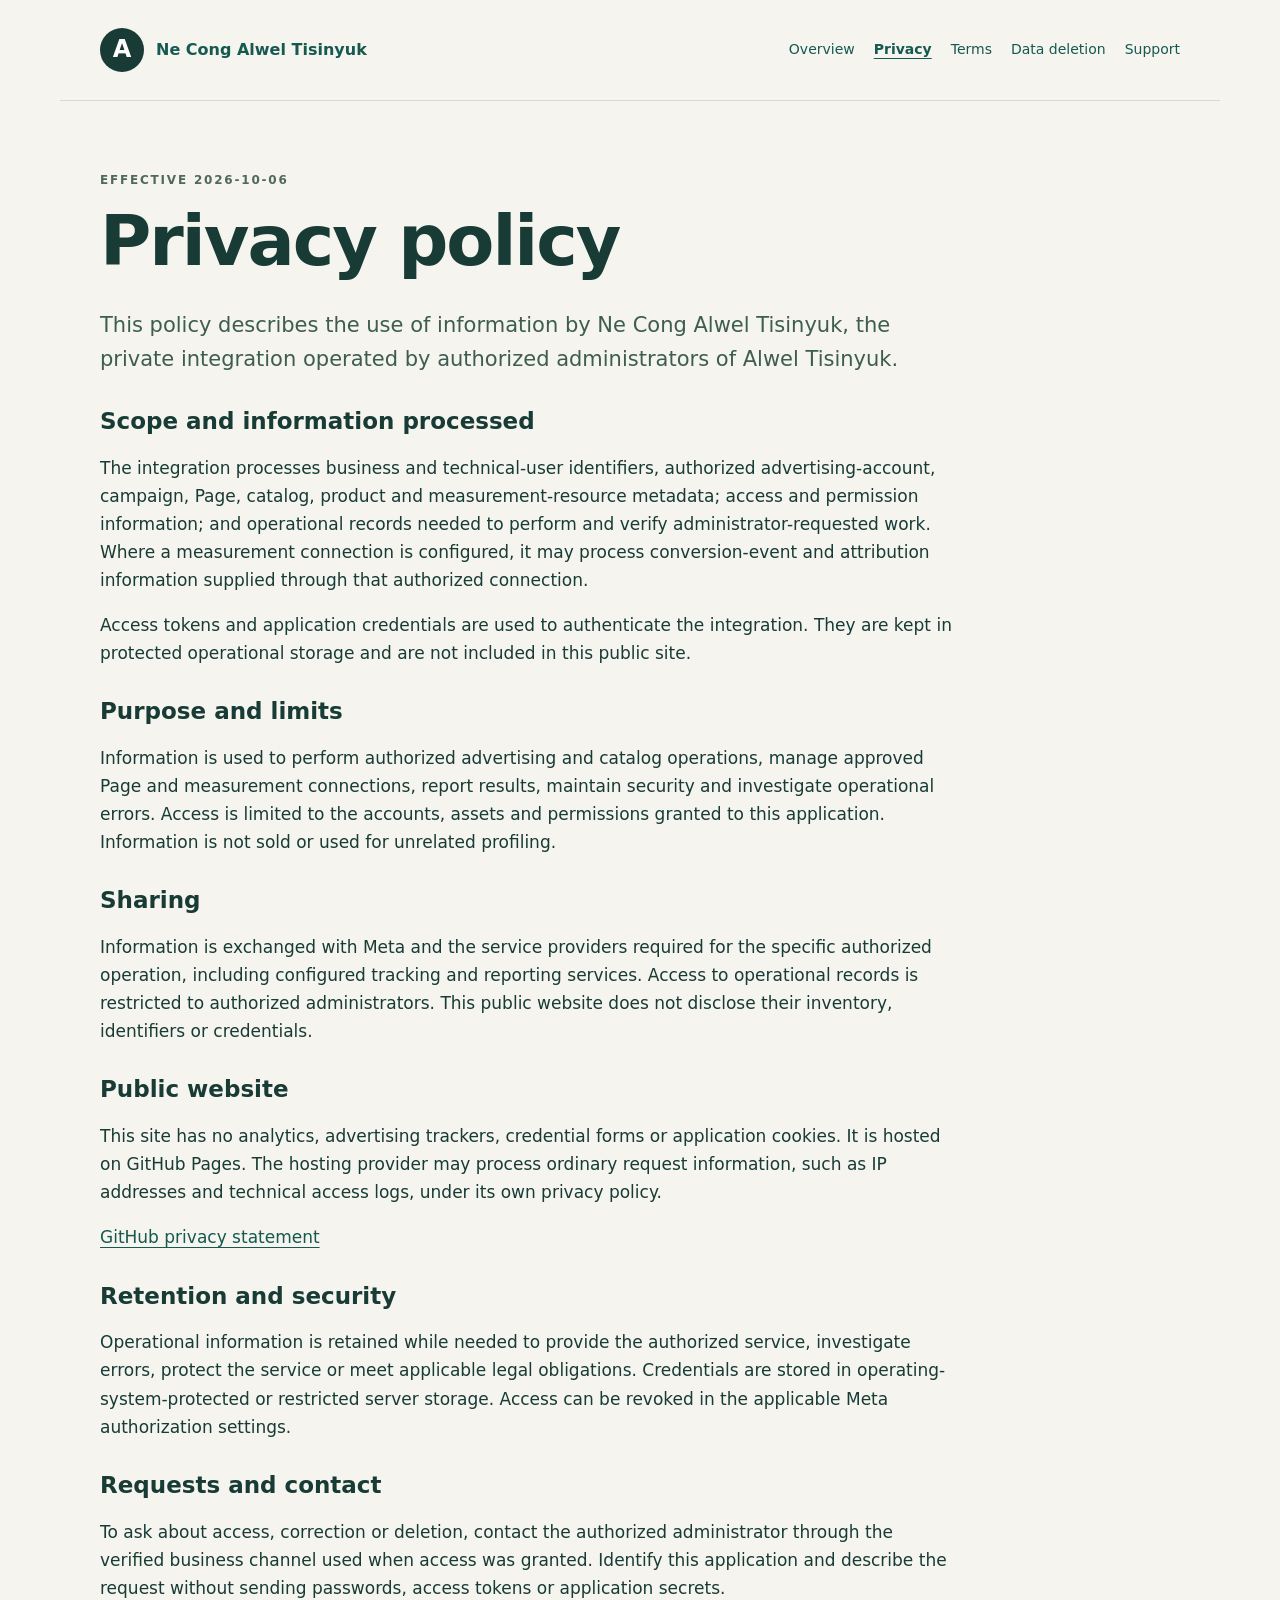
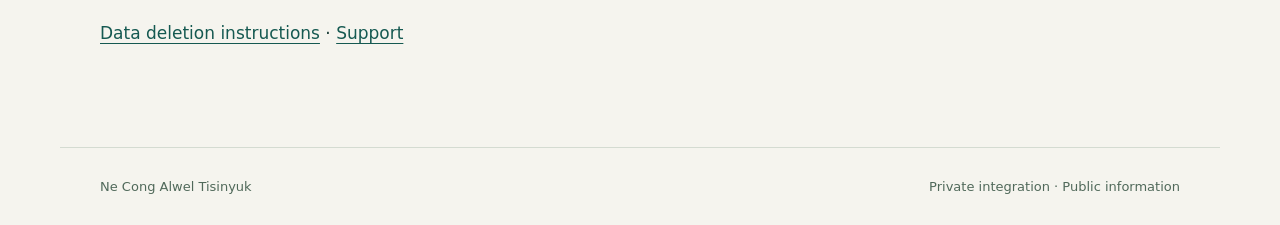
<file: alwel/privacy.html>
<!doctype html>
<html lang="en"><head><meta charset="utf-8"><meta name="viewport" content="width=device-width,initial-scale=1"><meta name="description" content="Privacy policy for Ne Cong Alwel Tisinyuk."><title>Privacy policy — Ne Cong Alwel Tisinyuk</title><link rel="stylesheet" href="site.css"></head>
<body><a class="skip" href="#main">Skip to content</a><header><a class="brand" href="index.html"><span class="mark" aria-hidden="true">A</span><span>Ne Cong Alwel Tisinyuk</span></a><nav aria-label="Main navigation"><a href="index.html">Overview</a><a href="privacy.html" aria-current="page">Privacy</a><a href="terms.html">Terms</a><a href="data-deletion.html">Data deletion</a><a href="support.html">Support</a></nav></header><main id="main">
<p class="eyebrow">Effective 2026-10-06</p><h1>Privacy policy</h1>
<p class="lead">This policy describes the use of information by Ne Cong Alwel Tisinyuk, the private integration operated by authorized administrators of Alwel Tisinyuk.</p>
<section><h2>Scope and information processed</h2><p>The integration processes business and technical-user identifiers, authorized advertising-account, campaign, Page, catalog, product and measurement-resource metadata; access and permission information; and operational records needed to perform and verify administrator-requested work. Where a measurement connection is configured, it may process conversion-event and attribution information supplied through that authorized connection.</p><p>Access tokens and application credentials are used to authenticate the integration. They are kept in protected operational storage and are not included in this public site.</p></section>
<section><h2>Purpose and limits</h2><p>Information is used to perform authorized advertising and catalog operations, manage approved Page and measurement connections, report results, maintain security and investigate operational errors. Access is limited to the accounts, assets and permissions granted to this application. Information is not sold or used for unrelated profiling.</p></section>
<section><h2>Sharing</h2><p>Information is exchanged with Meta and the service providers required for the specific authorized operation, including configured tracking and reporting services. Access to operational records is restricted to authorized administrators. This public website does not disclose their inventory, identifiers or credentials.</p></section>
<section><h2>Public website</h2><p>This site has no analytics, advertising trackers, credential forms or application cookies. It is hosted on GitHub Pages. The hosting provider may process ordinary request information, such as IP addresses and technical access logs, under its own privacy policy.</p><p><a href="https://docs.github.com/en/site-policy/privacy-policies/github-general-privacy-statement">GitHub privacy statement</a></p></section>
<section><h2>Retention and security</h2><p>Operational information is retained while needed to provide the authorized service, investigate errors, protect the service or meet applicable legal obligations. Credentials are stored in operating-system-protected or restricted server storage. Access can be revoked in the applicable Meta authorization settings.</p></section>
<section><h2>Requests and contact</h2><p>To ask about access, correction or deletion, contact the authorized administrator through the verified business channel used when access was granted. Identify this application and describe the request without sending passwords, access tokens or application secrets.</p><p><a href="data-deletion.html">Data deletion instructions</a> &middot; <a href="support.html">Support</a></p></section>
</main><footer><span>Ne Cong Alwel Tisinyuk</span><span>Private integration &middot; Public information</span></footer></body></html>
</file>
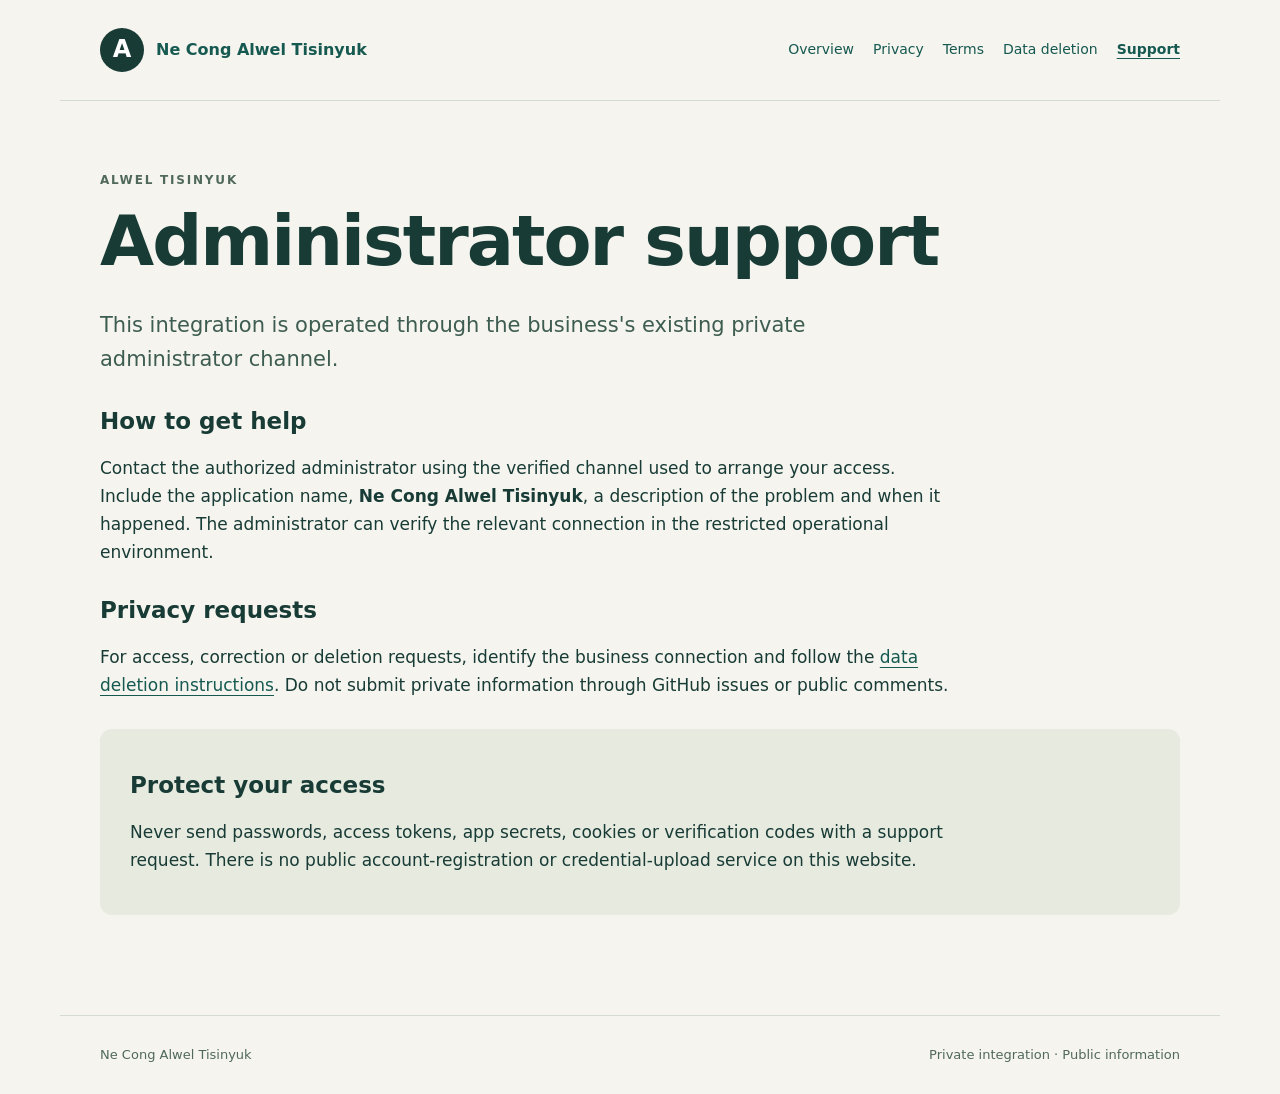
<file: alwel/support.html>
<!doctype html>
<html lang="en"><head><meta charset="utf-8"><meta name="viewport" content="width=device-width,initial-scale=1"><meta name="description" content="Administrator support for Ne Cong Alwel Tisinyuk."><title>Administrator support — Ne Cong Alwel Tisinyuk</title><link rel="stylesheet" href="site.css"></head>
<body><a class="skip" href="#main">Skip to content</a><header><a class="brand" href="index.html"><span class="mark" aria-hidden="true">A</span><span>Ne Cong Alwel Tisinyuk</span></a><nav aria-label="Main navigation"><a href="index.html">Overview</a><a href="privacy.html">Privacy</a><a href="terms.html">Terms</a><a href="data-deletion.html">Data deletion</a><a href="support.html" aria-current="page">Support</a></nav></header><main id="main">
<p class="eyebrow">Alwel Tisinyuk</p><h1>Administrator support</h1>
<p class="lead">This integration is operated through the business's existing private administrator channel.</p>
<section><h2>How to get help</h2><p>Contact the authorized administrator using the verified channel used to arrange your access. Include the application name, <strong>Ne Cong Alwel Tisinyuk</strong>, a description of the problem and when it happened. The administrator can verify the relevant connection in the restricted operational environment.</p></section>
<section><h2>Privacy requests</h2><p>For access, correction or deletion requests, identify the business connection and follow the <a href="data-deletion.html">data deletion instructions</a>. Do not submit private information through GitHub issues or public comments.</p></section>
<section class="note"><h2>Protect your access</h2><p>Never send passwords, access tokens, app secrets, cookies or verification codes with a support request. There is no public account-registration or credential-upload service on this website.</p></section>
</main><footer><span>Ne Cong Alwel Tisinyuk</span><span>Private integration &middot; Public information</span></footer></body></html>
</file>
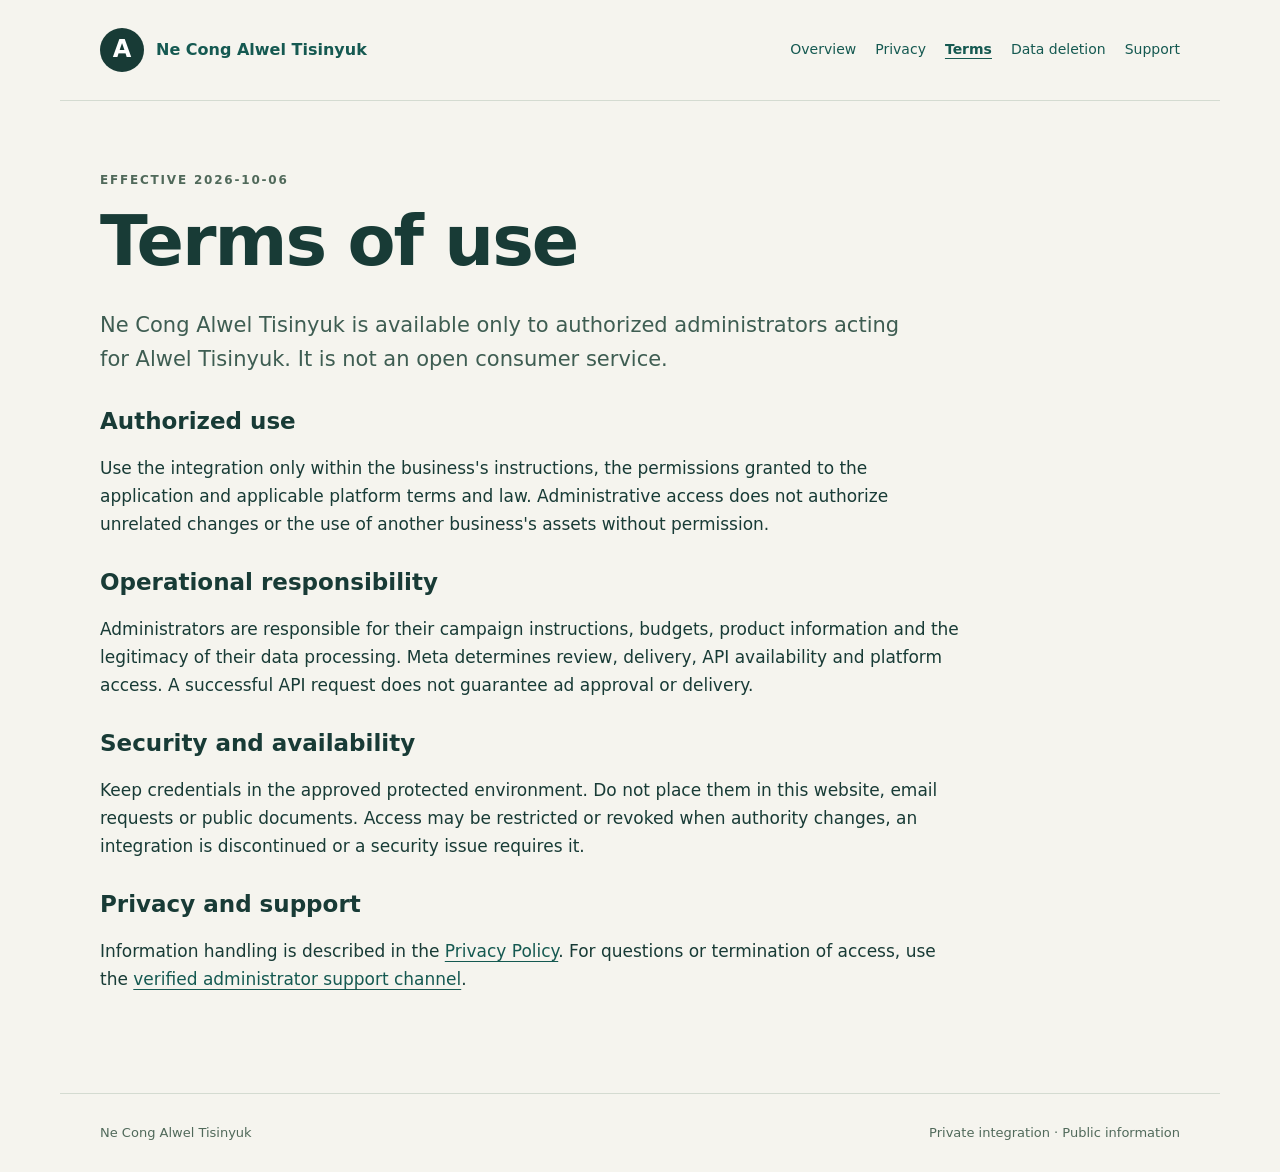
<file: alwel/terms.html>
<!doctype html>
<html lang="en"><head><meta charset="utf-8"><meta name="viewport" content="width=device-width,initial-scale=1"><meta name="description" content="Terms of use for Ne Cong Alwel Tisinyuk."><title>Terms of use — Ne Cong Alwel Tisinyuk</title><link rel="stylesheet" href="site.css"></head>
<body><a class="skip" href="#main">Skip to content</a><header><a class="brand" href="index.html"><span class="mark" aria-hidden="true">A</span><span>Ne Cong Alwel Tisinyuk</span></a><nav aria-label="Main navigation"><a href="index.html">Overview</a><a href="privacy.html">Privacy</a><a href="terms.html" aria-current="page">Terms</a><a href="data-deletion.html">Data deletion</a><a href="support.html">Support</a></nav></header><main id="main">
<p class="eyebrow">Effective 2026-10-06</p><h1>Terms of use</h1>
<p class="lead">Ne Cong Alwel Tisinyuk is available only to authorized administrators acting for Alwel Tisinyuk. It is not an open consumer service.</p>
<section><h2>Authorized use</h2><p>Use the integration only within the business's instructions, the permissions granted to the application and applicable platform terms and law. Administrative access does not authorize unrelated changes or the use of another business's assets without permission.</p></section>
<section><h2>Operational responsibility</h2><p>Administrators are responsible for their campaign instructions, budgets, product information and the legitimacy of their data processing. Meta determines review, delivery, API availability and platform access. A successful API request does not guarantee ad approval or delivery.</p></section>
<section><h2>Security and availability</h2><p>Keep credentials in the approved protected environment. Do not place them in this website, email requests or public documents. Access may be restricted or revoked when authority changes, an integration is discontinued or a security issue requires it.</p></section>
<section><h2>Privacy and support</h2><p>Information handling is described in the <a href="privacy.html">Privacy Policy</a>. For questions or termination of access, use the <a href="support.html">verified administrator support channel</a>.</p></section>
</main><footer><span>Ne Cong Alwel Tisinyuk</span><span>Private integration &middot; Public information</span></footer></body></html>
</file>
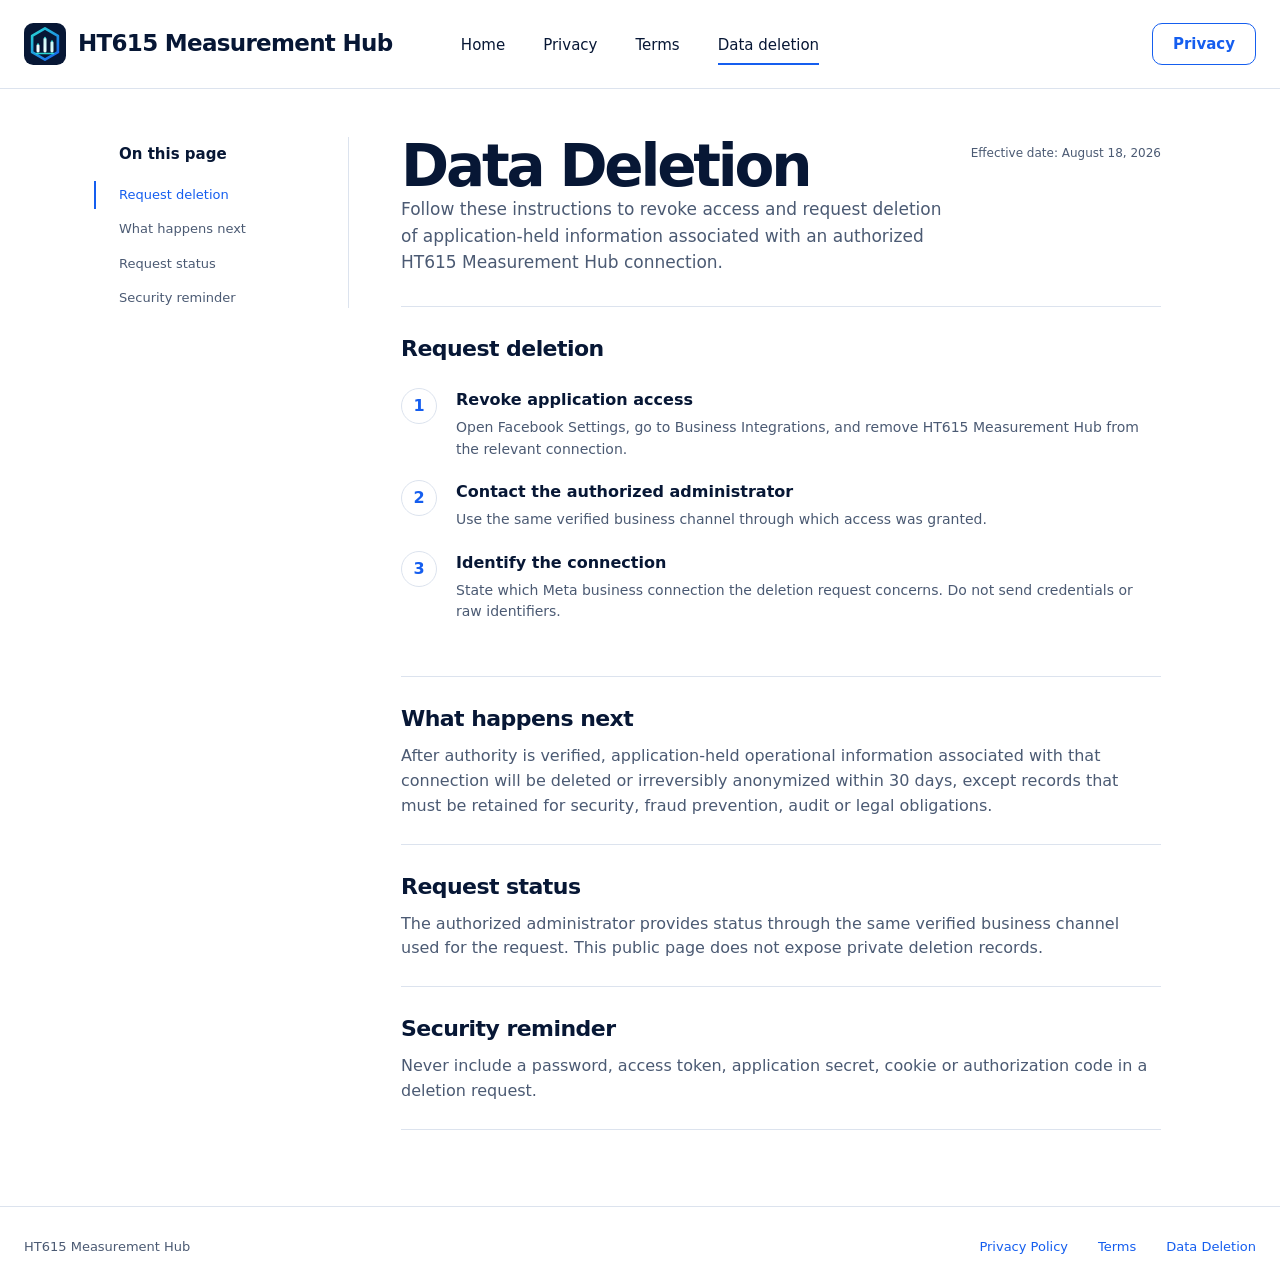
<file: ht615-measurement/data-deletion.html>
<!doctype html>
<html lang="en">
  <head>
    <meta charset="utf-8" />
    <meta name="viewport" content="width=device-width, initial-scale=1" />
    <meta name="description" content="Data Deletion instructions for HT615 Measurement Hub." />
    <title>Data Deletion — HT615 Measurement Hub</title>
    <link rel="icon" href="assets/ht615-measurement-mark.svg" />
    <link rel="stylesheet" href="../styles.css" />
  </head>
  <body>
    <a class="skip-link" href="#main">Skip to content</a>
    <header class="site-header"><div class="shell header-inner"><a class="brand" href="index.html" aria-label="HT615 Measurement Hub home"><img src="assets/ht615-measurement-mark.svg" alt="" width="42" height="42" /><span>HT615 Measurement Hub</span></a><nav class="primary-nav" aria-label="Primary navigation"><a href="index.html">Home</a><a href="privacy.html">Privacy</a><a href="terms.html">Terms</a><a href="data-deletion.html" aria-current="page">Data deletion</a></nav><a class="button button-small button-secondary" href="privacy.html">Privacy</a></div></header>
    <main id="main" class="legal-layout shell">
      <aside class="legal-rail" aria-label="On this page"><strong>On this page</strong><a class="is-current" href="#request">Request deletion</a><a href="#next">What happens next</a><a href="#status">Request status</a><a href="#security">Security reminder</a></aside>
      <article class="legal-document">
        <div class="legal-heading"><div><h1>Data Deletion</h1><p>Follow these instructions to revoke access and request deletion of application-held information associated with an authorized HT615 Measurement Hub connection.</p></div><time datetime="2026-08-18">Effective date: August 18, 2026</time></div>
        <section id="request"><h2>Request deletion</h2><ol class="steps"><li><span>1</span><div><strong>Revoke application access</strong><p>Open Facebook Settings, go to Business Integrations, and remove HT615 Measurement Hub from the relevant connection.</p></div></li><li><span>2</span><div><strong>Contact the authorized administrator</strong><p>Use the same verified business channel through which access was granted.</p></div></li><li><span>3</span><div><strong>Identify the connection</strong><p>State which Meta business connection the deletion request concerns. Do not send credentials or raw identifiers.</p></div></li></ol></section>
        <section id="next"><h2>What happens next</h2><p>After authority is verified, application-held operational information associated with that connection will be deleted or irreversibly anonymized within 30 days, except records that must be retained for security, fraud prevention, audit or legal obligations.</p></section>
        <section id="status"><h2>Request status</h2><p>The authorized administrator provides status through the same verified business channel used for the request. This public page does not expose private deletion records.</p></section>
        <section id="security"><h2>Security reminder</h2><p>Never include a password, access token, application secret, cookie or authorization code in a deletion request.</p></section>
      </article>
    </main>
    <footer class="site-footer"><div class="shell footer-inner"><span>HT615 Measurement Hub</span><nav aria-label="Legal navigation"><a href="privacy.html">Privacy Policy</a><a href="terms.html">Terms</a><a href="data-deletion.html">Data Deletion</a></nav></div></footer>
  </body>
</html>
</file>
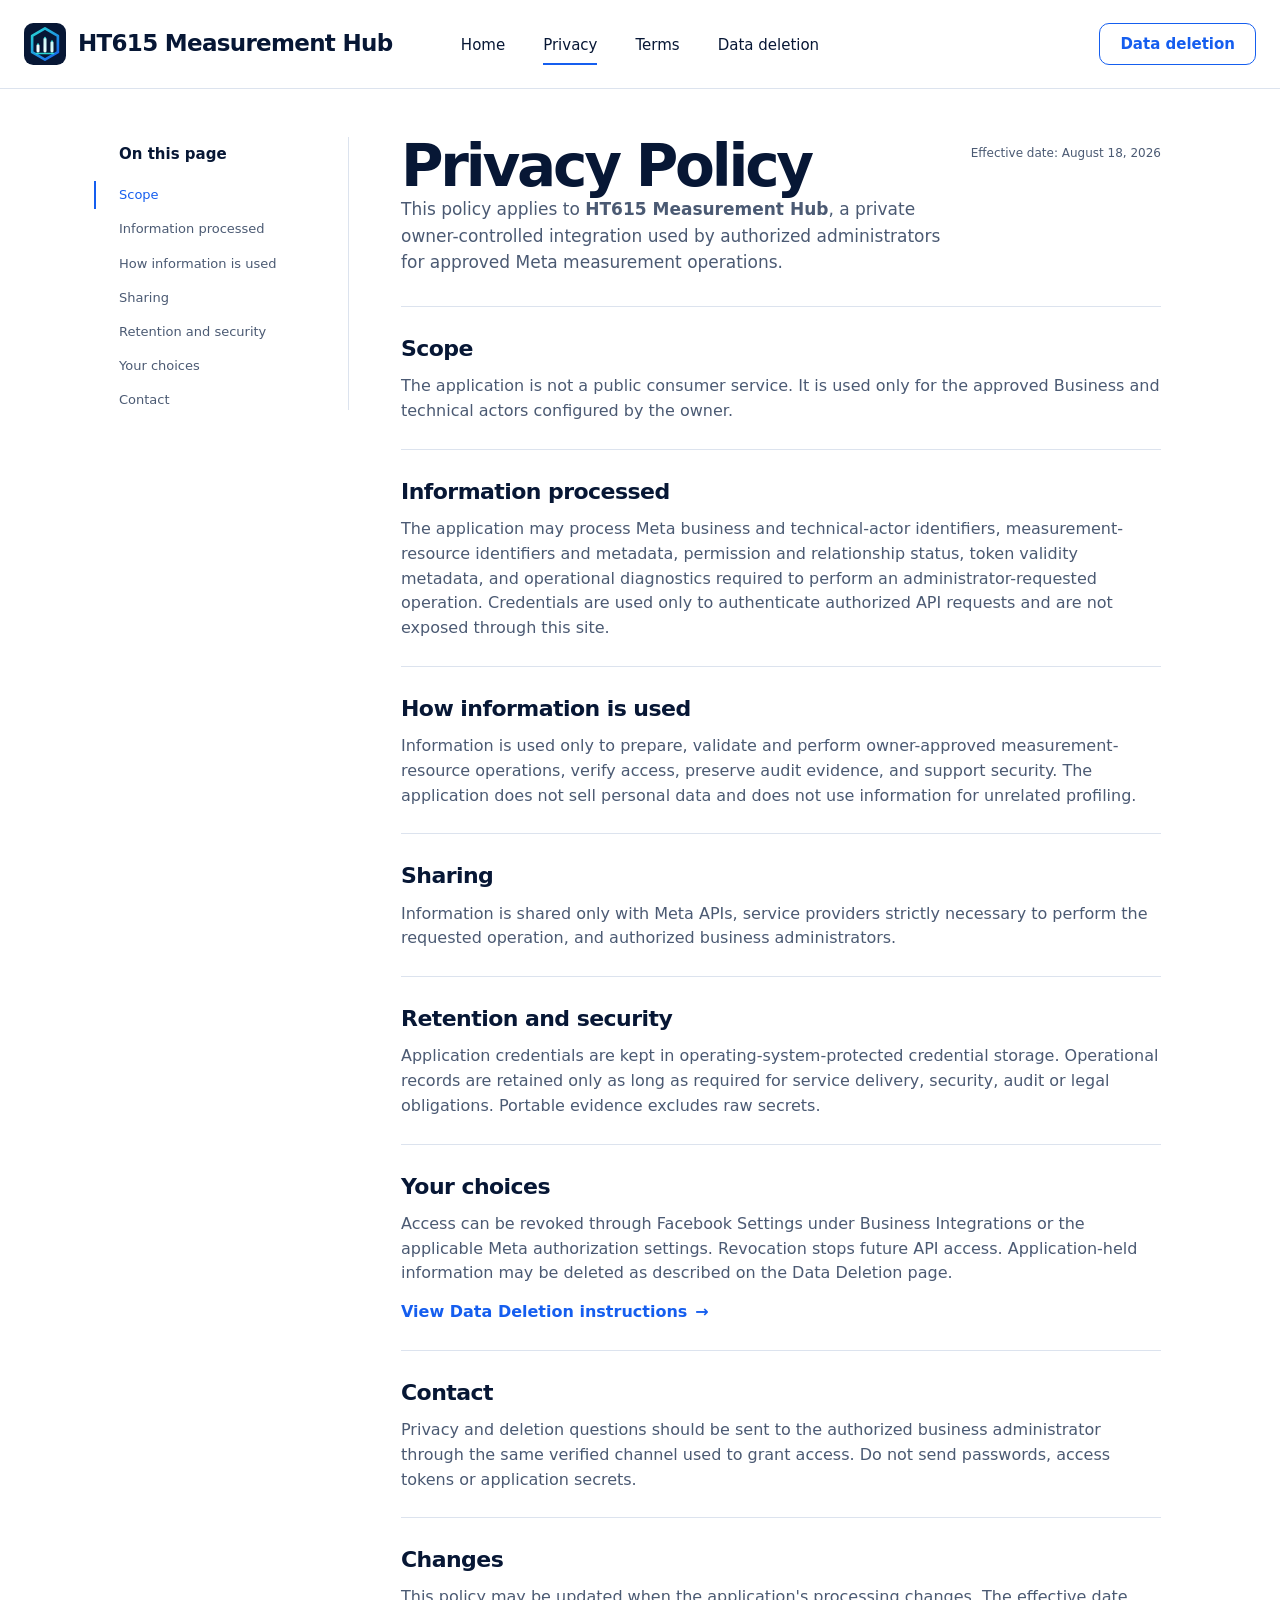
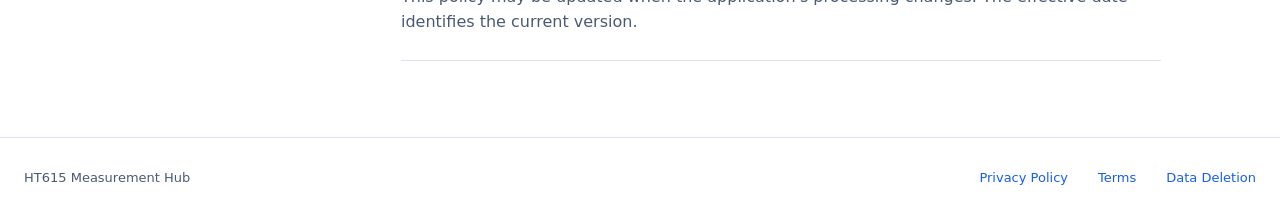
<file: ht615-measurement/privacy.html>
<!doctype html>
<html lang="en">
  <head>
    <meta charset="utf-8" />
    <meta name="viewport" content="width=device-width, initial-scale=1" />
    <meta name="description" content="Privacy Policy for HT615 Measurement Hub." />
    <title>Privacy Policy — HT615 Measurement Hub</title>
    <link rel="icon" href="assets/ht615-measurement-mark.svg" />
    <link rel="stylesheet" href="../styles.css" />
  </head>
  <body>
    <a class="skip-link" href="#main">Skip to content</a>
    <header class="site-header">
      <div class="shell header-inner">
        <a class="brand" href="index.html" aria-label="HT615 Measurement Hub home">
          <img src="assets/ht615-measurement-mark.svg" alt="" width="42" height="42" />
          <span>HT615 Measurement Hub</span>
        </a>
        <nav class="primary-nav" aria-label="Primary navigation">
          <a href="index.html">Home</a><a href="privacy.html" aria-current="page">Privacy</a><a href="terms.html">Terms</a><a href="data-deletion.html">Data deletion</a>
        </nav>
        <a class="button button-small button-secondary" href="data-deletion.html">Data deletion</a>
      </div>
    </header>
    <main id="main" class="legal-layout shell">
      <aside class="legal-rail" aria-label="On this page">
        <strong>On this page</strong>
        <a class="is-current" href="#scope">Scope</a><a href="#information">Information processed</a><a href="#use">How information is used</a><a href="#sharing">Sharing</a><a href="#retention">Retention and security</a><a href="#choices">Your choices</a><a href="#contact">Contact</a>
      </aside>
      <article class="legal-document">
        <div class="legal-heading">
          <div><h1>Privacy Policy</h1><p>This policy applies to <strong>HT615 Measurement Hub</strong>, a private owner-controlled integration used by authorized administrators for approved Meta measurement operations.</p></div>
          <time datetime="2026-08-18">Effective date: August 18, 2026</time>
        </div>
        <section id="scope"><h2>Scope</h2><p>The application is not a public consumer service. It is used only for the approved Business and technical actors configured by the owner.</p></section>
        <section id="information"><h2>Information processed</h2><p>The application may process Meta business and technical-actor identifiers, measurement-resource identifiers and metadata, permission and relationship status, token validity metadata, and operational diagnostics required to perform an administrator-requested operation. Credentials are used only to authenticate authorized API requests and are not exposed through this site.</p></section>
        <section id="use"><h2>How information is used</h2><p>Information is used only to prepare, validate and perform owner-approved measurement-resource operations, verify access, preserve audit evidence, and support security. The application does not sell personal data and does not use information for unrelated profiling.</p></section>
        <section id="sharing"><h2>Sharing</h2><p>Information is shared only with Meta APIs, service providers strictly necessary to perform the requested operation, and authorized business administrators.</p></section>
        <section id="retention"><h2>Retention and security</h2><p>Application credentials are kept in operating-system-protected credential storage. Operational records are retained only as long as required for service delivery, security, audit or legal obligations. Portable evidence excludes raw secrets.</p></section>
        <section id="choices"><h2>Your choices</h2><p>Access can be revoked through Facebook Settings under Business Integrations or the applicable Meta authorization settings. Revocation stops future API access. Application-held information may be deleted as described on the Data Deletion page.</p><a class="text-link" href="data-deletion.html">View Data Deletion instructions <span aria-hidden="true">→</span></a></section>
        <section id="contact"><h2>Contact</h2><p>Privacy and deletion questions should be sent to the authorized business administrator through the same verified channel used to grant access. Do not send passwords, access tokens or application secrets.</p></section>
        <section><h2>Changes</h2><p>This policy may be updated when the application's processing changes. The effective date identifies the current version.</p></section>
      </article>
    </main>
    <footer class="site-footer"><div class="shell footer-inner"><span>HT615 Measurement Hub</span><nav aria-label="Legal navigation"><a href="privacy.html">Privacy Policy</a><a href="terms.html">Terms</a><a href="data-deletion.html">Data Deletion</a></nav></div></footer>
  </body>
</html>
</file>
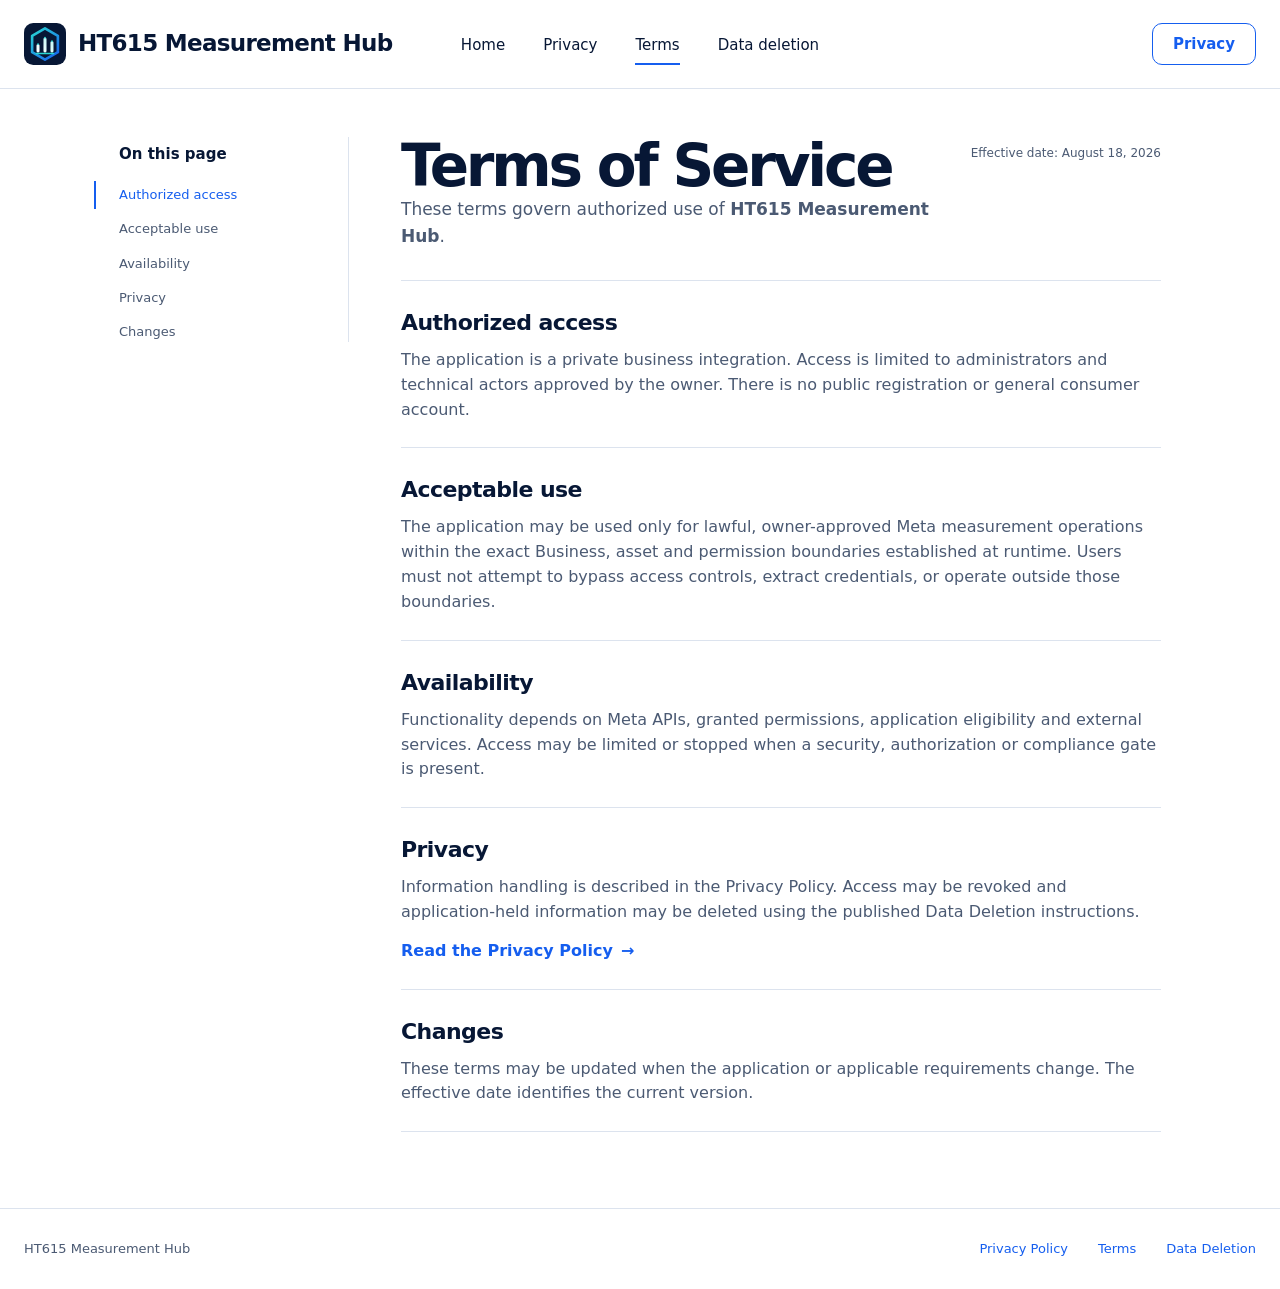
<file: ht615-measurement/terms.html>
<!doctype html>
<html lang="en">
  <head>
    <meta charset="utf-8" />
    <meta name="viewport" content="width=device-width, initial-scale=1" />
    <meta name="description" content="Terms of Service for HT615 Measurement Hub." />
    <title>Terms of Service — HT615 Measurement Hub</title>
    <link rel="icon" href="assets/ht615-measurement-mark.svg" />
    <link rel="stylesheet" href="../styles.css" />
  </head>
  <body>
    <a class="skip-link" href="#main">Skip to content</a>
    <header class="site-header"><div class="shell header-inner"><a class="brand" href="index.html" aria-label="HT615 Measurement Hub home"><img src="assets/ht615-measurement-mark.svg" alt="" width="42" height="42" /><span>HT615 Measurement Hub</span></a><nav class="primary-nav" aria-label="Primary navigation"><a href="index.html">Home</a><a href="privacy.html">Privacy</a><a href="terms.html" aria-current="page">Terms</a><a href="data-deletion.html">Data deletion</a></nav><a class="button button-small button-secondary" href="privacy.html">Privacy</a></div></header>
    <main id="main" class="legal-layout shell">
      <aside class="legal-rail" aria-label="On this page"><strong>On this page</strong><a class="is-current" href="#access">Authorized access</a><a href="#use">Acceptable use</a><a href="#availability">Availability</a><a href="#privacy">Privacy</a><a href="#changes">Changes</a></aside>
      <article class="legal-document">
        <div class="legal-heading"><div><h1>Terms of Service</h1><p>These terms govern authorized use of <strong>HT615 Measurement Hub</strong>.</p></div><time datetime="2026-08-18">Effective date: August 18, 2026</time></div>
        <section id="access"><h2>Authorized access</h2><p>The application is a private business integration. Access is limited to administrators and technical actors approved by the owner. There is no public registration or general consumer account.</p></section>
        <section id="use"><h2>Acceptable use</h2><p>The application may be used only for lawful, owner-approved Meta measurement operations within the exact Business, asset and permission boundaries established at runtime. Users must not attempt to bypass access controls, extract credentials, or operate outside those boundaries.</p></section>
        <section id="availability"><h2>Availability</h2><p>Functionality depends on Meta APIs, granted permissions, application eligibility and external services. Access may be limited or stopped when a security, authorization or compliance gate is present.</p></section>
        <section id="privacy"><h2>Privacy</h2><p>Information handling is described in the Privacy Policy. Access may be revoked and application-held information may be deleted using the published Data Deletion instructions.</p><a class="text-link" href="privacy.html">Read the Privacy Policy <span aria-hidden="true">→</span></a></section>
        <section id="changes"><h2>Changes</h2><p>These terms may be updated when the application or applicable requirements change. The effective date identifies the current version.</p></section>
      </article>
    </main>
    <footer class="site-footer"><div class="shell footer-inner"><span>HT615 Measurement Hub</span><nav aria-label="Legal navigation"><a href="privacy.html">Privacy Policy</a><a href="terms.html">Terms</a><a href="data-deletion.html">Data Deletion</a></nav></div></footer>
  </body>
</html>
</file>
<file: styles.css>
:root {
  color-scheme: light;
  --ink: #071735;
  --body: #4b5a73;
  --muted: #5f6f86;
  --blue: #155eef;
  --blue-hover: #0e4dcc;
  --line: #dce3ee;
  --surface: #f6f8fc;
  --success: #147a43;
  --error: #b42318;
  --shadow: 0 10px 28px rgb(7 23 53 / 8%);
  --shell: 1320px;
  --font: Inter, ui-sans-serif, system-ui, -apple-system, BlinkMacSystemFont, "Segoe UI", sans-serif;
}

* { box-sizing: border-box; }
html { scroll-behavior: smooth; }
body { margin: 0; min-width: 320px; background: #fff; color: var(--ink); font-family: var(--font); font-size: 16px; line-height: 1.55; }
img, svg { display: block; }
a { color: var(--blue); text-underline-offset: 3px; }
button, input { font: inherit; }
button, a { -webkit-tap-highlight-color: transparent; }
button:focus-visible, a:focus-visible, input:focus-visible { outline: 3px solid rgb(21 94 239 / 28%); outline-offset: 3px; }
[hidden] { display: none !important; }

.shell { width: min(calc(100% - 48px), var(--shell)); margin-inline: auto; }
.sr-only { position: absolute; width: 1px; height: 1px; overflow: hidden; clip: rect(0, 0, 0, 0); white-space: nowrap; }
.skip-link { position: fixed; z-index: 100; top: 12px; left: 12px; transform: translateY(-160%); padding: 10px 14px; border-radius: 8px; background: var(--ink); color: #fff; }
.skip-link:focus { transform: translateY(0); }

.site-header { border-bottom: 1px solid var(--line); background: rgb(255 255 255 / 96%); }
.header-inner { min-height: 88px; display: grid; grid-template-columns: 1fr auto 1fr; align-items: center; gap: 36px; }
.brand { display: inline-flex; align-items: center; gap: 12px; width: fit-content; color: var(--ink); font-size: 23px; font-weight: 760; letter-spacing: -0.03em; text-decoration: none; }
.brand img { width: 42px; height: 42px; object-fit: contain; }
.primary-nav { display: flex; align-items: center; gap: 38px; }
.primary-nav a { position: relative; padding: 30px 0 27px; color: var(--ink); font-size: 15px; font-weight: 520; text-decoration: none; }
.primary-nav a::after { content: ""; position: absolute; right: 0; bottom: 19px; left: 0; height: 2px; transform: scaleX(0); background: var(--blue); transition: transform 160ms ease; }
.primary-nav a:hover::after, .primary-nav a[aria-current="page"]::after { transform: scaleX(1); }
.header-inner > .button { justify-self: end; }

.button { min-height: 48px; display: inline-flex; align-items: center; justify-content: center; gap: 8px; padding: 0 23px; border: 1px solid var(--blue); border-radius: 10px; background: var(--blue); color: #fff; font-size: 15px; font-weight: 680; line-height: 1; text-decoration: none; cursor: pointer; transition: background 160ms ease, border-color 160ms ease, transform 160ms ease, box-shadow 160ms ease; }
.button:hover { border-color: var(--blue-hover); background: var(--blue-hover); box-shadow: 0 8px 18px rgb(21 94 239 / 18%); transform: translateY(-1px); }
.button-small { min-height: 42px; padding-inline: 20px; }
.button-secondary { background: #fff; color: var(--blue); }
.button-secondary:hover { background: var(--surface); color: var(--blue-hover); }
.button-wide { width: 100%; }
.text-link { display: inline-flex; gap: 8px; align-items: center; color: var(--blue); font-weight: 650; text-decoration: none; }
.text-link:hover { text-decoration: underline; }

.hero { min-height: 470px; display: grid; grid-template-columns: minmax(0, 1.12fr) minmax(420px, 0.88fr); align-items: center; gap: 48px; padding-block: 68px 62px; }
.hero-copy h1 { max-width: 720px; margin: 0; font-size: clamp(48px, 4.8vw, 68px); line-height: 1.04; letter-spacing: -0.058em; }
.hero-copy > p { max-width: 570px; margin: 26px 0 0; color: var(--body); font-size: 19px; line-height: 1.65; }
.hero-actions { display: flex; gap: 14px; margin-top: 32px; }
.hero-media { min-width: 0; }
.hero-media img { width: 100%; max-height: 380px; object-fit: contain; }

.capability-band { border-block: 1px solid var(--line); }
.capability-list { display: grid; grid-template-columns: repeat(3, 1fr); gap: 48px; padding-block: 36px; }
.capability { display: grid; grid-template-columns: 58px 1fr; gap: 18px; align-items: start; }
.icon-wrap { width: 58px; height: 58px; display: grid; place-items: center; border-radius: 50%; background: var(--surface); color: var(--ink); }
.icon-wrap svg { width: 27px; height: 27px; fill: none; stroke: currentColor; stroke-width: 1.65; stroke-linecap: round; stroke-linejoin: round; }
.capability h3 { margin: 2px 0 5px; font-size: 17px; letter-spacing: -0.015em; }
.capability p { margin: 0; color: var(--body); font-size: 14px; line-height: 1.55; }

.trust { display: grid; grid-template-columns: minmax(0, 1fr) minmax(400px, 0.9fr); gap: 76px; padding-block: 64px 74px; }
.trust-intro { display: grid; grid-template-columns: 76px 1fr; gap: 24px; align-items: start; }
.shield { width: 76px; height: 76px; display: grid; place-items: center; border-radius: 50%; background: var(--surface); color: var(--blue); }
.shield svg { width: 49px; height: 49px; fill: none; stroke: currentColor; stroke-width: 2; stroke-linecap: round; stroke-linejoin: round; }
.trust h2 { margin: 0; font-size: 28px; letter-spacing: -0.035em; }
.trust-intro p { margin: 12px 0 22px; color: var(--body); }
.trust-list { margin: 0; border-top: 1px solid var(--line); }
.trust-list div { display: grid; grid-template-columns: 150px 1fr; gap: 20px; padding: 19px 0; border-bottom: 1px solid var(--line); }
.trust-list dt { font-weight: 680; }
.trust-list dd { margin: 0; color: var(--body); font-size: 14px; }

.site-footer { border-top: 1px solid var(--line); color: var(--body); font-size: 13px; }
.footer-inner { min-height: 80px; display: flex; align-items: center; justify-content: space-between; gap: 24px; }
.footer-inner nav { display: flex; gap: 30px; }
.footer-inner a { text-decoration: none; }
.footer-inner a:hover { text-decoration: underline; }

.auth-body { min-height: 100vh; display: grid; grid-template-rows: auto 1fr auto; }
.auth-header { min-height: 88px; display: flex; align-items: center; justify-content: space-between; border-bottom: 1px solid var(--line); }
.auth-main { display: grid; place-items: center; padding: 52px 24px 64px; }
.auth-panel { width: min(100%, 440px); }
.auth-panel h1 { margin: 0; font-size: 38px; line-height: 1.12; letter-spacing: -0.045em; }
.auth-intro { margin: 12px 0 28px; color: var(--body); }
.auth-form { display: grid; gap: 20px; }
.field { display: grid; gap: 8px; }
.field label { font-size: 14px; font-weight: 650; }
.field input { width: 100%; min-height: 50px; border: 1px solid #c8d2e1; border-radius: 9px; padding: 0 14px; color: var(--ink); background: #fff; font-size: 15px; }
.field input::placeholder { color: #5f6f86; }
.field input:focus { border-color: var(--blue); box-shadow: 0 0 0 3px rgb(21 94 239 / 11%); outline: none; }
.field input[aria-invalid="true"], .check input[aria-invalid="true"] { border-color: var(--error); }
.password-field { position: relative; }
.password-field input { padding-right: 52px; }
.password-toggle { position: absolute; top: 50%; right: 8px; width: 38px; height: 38px; display: grid; place-items: center; transform: translateY(-50%); border: 0; border-radius: 7px; background: transparent; color: var(--body); cursor: pointer; }
.password-toggle:hover { background: var(--surface); }
.password-toggle svg { width: 21px; height: 21px; fill: none; stroke: currentColor; stroke-width: 1.7; }
.form-options { display: flex; align-items: center; justify-content: space-between; gap: 16px; }
.check { display: inline-flex; align-items: flex-start; gap: 9px; color: var(--body); font-size: 14px; cursor: pointer; }
.check input { width: 17px; height: 17px; margin: 2px 0 0; accent-color: var(--blue); }
.legal-check { margin: 1px 0 3px; }
.link-button { padding: 0; border: 0; background: transparent; color: var(--blue); font-size: 14px; cursor: pointer; }
.link-button:hover { text-decoration: underline; }
.form-status { min-height: 24px; margin: -7px 0 0; color: var(--body); font-size: 14px; }
.form-status.is-error { color: var(--error); }
.auth-switch { margin: 24px 0 0; padding-top: 22px; border-top: 1px solid var(--line); text-align: center; color: var(--body); font-size: 14px; }
.auth-footer { padding: 20px 24px 26px; color: var(--muted); font-size: 12px; text-align: center; }
.success-state { padding: 44px 0; text-align: center; }
.success-state .success-icon { width: 70px; height: 70px; display: grid; place-items: center; margin: 0 auto 24px; border-radius: 50%; background: #eaf8ef; color: var(--success); font-size: 31px; font-weight: 800; }
.success-state h1 { font-size: 34px; }
.success-state p { margin: 14px auto 28px; color: var(--body); }

.legal-layout { display: grid; grid-template-columns: 230px minmax(0, 760px); justify-content: center; gap: 52px; padding-block: 48px 76px; }
.legal-rail { position: sticky; top: 28px; height: fit-content; display: grid; gap: 14px; padding: 6px 24px 0 0; border-right: 1px solid var(--line); }
.legal-rail strong { margin-bottom: 5px; font-size: 15px; }
.legal-rail a { position: relative; color: var(--body); font-size: 13px; text-decoration: none; }
.legal-rail a:hover { color: var(--blue); }
.legal-rail a.is-current { color: var(--blue); }
.legal-rail a.is-current::before { content: ""; position: absolute; top: -4px; bottom: -4px; left: -25px; width: 2px; background: var(--blue); }
.legal-document { min-width: 0; }
.legal-heading { display: grid; grid-template-columns: 1fr auto; gap: 28px; padding-bottom: 31px; border-bottom: 1px solid var(--line); }
.legal-heading h1 { margin: 0; font-size: clamp(42px, 5vw, 58px); line-height: 1.02; letter-spacing: -0.055em; }
.legal-heading p { margin: 19px 0 0; color: var(--body); font-size: 17px; }
.legal-heading time { padding-top: 7px; color: var(--body); font-size: 12px; white-space: nowrap; }
.legal-document section { scroll-margin-top: 24px; padding-block: 25px; border-bottom: 1px solid var(--line); }
.legal-document h2 { margin: 0 0 8px; font-size: 22px; letter-spacing: -0.025em; }
.legal-document p { margin: 0; color: var(--body); }
.legal-document .text-link { margin-top: 14px; }
.steps { display: grid; gap: 20px; margin: 22px 0 28px; padding: 0; list-style: none; }
.steps li { display: grid; grid-template-columns: 40px 1fr; gap: 15px; }
.steps li > span { width: 36px; height: 36px; display: grid; place-items: center; border: 1px solid var(--line); border-radius: 50%; color: var(--blue); font-weight: 750; }
.steps strong { display: block; margin-bottom: 4px; }
.steps p { font-size: 14px; }
.deletion-checklist { margin-top: 18px; padding: 18px 20px; border-left: 3px solid var(--blue); background: var(--surface); }
.deletion-checklist p { margin-top: 5px; font-size: 14px; }

@media (max-width: 960px) {
  .header-inner { gap: 20px; }
  .primary-nav { gap: 24px; }
  .hero { grid-template-columns: 1fr 0.82fr; gap: 28px; }
  .hero-copy h1 { font-size: clamp(46px, 7vw, 64px); }
  .capability-list { gap: 24px; }
  .trust { grid-template-columns: 1fr; gap: 44px; }
  .legal-layout { grid-template-columns: 190px minmax(0, 1fr); gap: 36px; }
  .legal-heading { grid-template-columns: 1fr; }
  .legal-heading time { padding-top: 0; }
}

@media (max-width: 760px) {
  .shell { width: min(calc(100% - 40px), var(--shell)); }
  .header-inner { grid-template-columns: 1fr auto; min-height: 78px; padding-top: 10px; }
  .brand { font-size: 20px; }
  .brand img { width: 36px; height: 36px; }
  .primary-nav { grid-column: 1 / -1; grid-row: 2; justify-content: center; width: 100%; border-top: 1px solid var(--line); }
  .primary-nav a { padding: 14px 0 16px; font-size: 13px; }
  .primary-nav a::after { bottom: 9px; }
  .hero { min-height: auto; grid-template-columns: 1fr; padding-block: 54px 48px; }
  .hero-copy { text-align: center; }
  .hero-copy > p { margin-inline: auto; }
  .hero-actions { justify-content: center; }
  .hero-media { max-width: 520px; margin-inline: auto; }
  .capability-list { grid-template-columns: 1fr; gap: 28px; }
  .trust-intro { grid-template-columns: 62px 1fr; }
  .shield { width: 62px; height: 62px; }
  .shield svg { width: 40px; height: 40px; }
  .legal-layout { grid-template-columns: 1fr; padding-block: 40px 64px; }
  .legal-rail { display: none; }
  .auth-header { min-height: 78px; }
}

@media (max-width: 560px) {
  .shell { width: min(calc(100% - 40px), var(--shell)); }
  .header-inner { gap: 12px; }
  .header-inner > .button { min-height: 38px; padding-inline: 14px; }
  .primary-nav { gap: 17px; }
  .hero-copy h1 { font-size: 45px; }
  .hero-copy > p { font-size: 17px; }
  .hero-actions { flex-direction: column; }
  .hero-actions .button { width: 100%; }
  .hero-media img { max-height: 280px; }
  .trust { padding-block: 50px 58px; }
  .trust-intro { grid-template-columns: 1fr; }
  .trust-list div { grid-template-columns: 1fr; gap: 6px; }
  .footer-inner { padding-block: 22px; flex-direction: column; text-align: center; }
  .footer-inner nav { gap: 20px; }
  .auth-header { gap: 16px; }
  .auth-header .text-link { font-size: 13px; }
  .auth-main { padding-inline: 20px; }
  .auth-panel h1 { font-size: 34px; }
  .form-options { align-items: flex-start; }
  .legal-heading h1 { font-size: 43px; }
  .legal-heading p { font-size: 16px; }
}

@media print {
  .site-header, .site-footer, .legal-rail, .button, .skip-link { display: none !important; }
  .legal-layout { display: block; width: auto; padding: 0; }
  .legal-document { max-width: none; }
  .legal-document section { break-inside: avoid; }
}

@media (prefers-reduced-motion: reduce) {
  html { scroll-behavior: auto; }
  *, *::before, *::after { scroll-behavior: auto !important; transition-duration: 0.01ms !important; }
}
</file>
<file: alwel/site.css>
*{box-sizing:border-box}html{scroll-behavior:smooth}body{margin:0;background:#f5f4ee;color:#183b36;font:17px/1.65 system-ui,sans-serif}a{color:#155951;text-underline-offset:4px}header,main,footer{max-width:1160px;margin:auto;padding:28px 40px}header{display:flex;align-items:center;justify-content:space-between;gap:24px;border-bottom:1px solid #d4dbd1}.brand{display:flex;align-items:center;gap:12px;text-decoration:none;font-size:16px;font-weight:700}.mark{background:#183b36;color:white;font-size:24px;border-radius:50%;width:44px;height:44px;display:grid;place-items:center}nav{display:flex;gap:19px;flex-wrap:wrap;font-size:14px}nav a{text-decoration:none}nav a[aria-current]{text-decoration:underline;font-weight:700}main{padding-top:58px;padding-bottom:70px}h1{font-size:clamp(38px,6vw,70px);line-height:1.1;letter-spacing:-2px;max-width:900px;margin:12px 0 28px}h2{font-size:23px;line-height:1.3;margin:18px 0 12px}p{max-width:860px}.eyebrow{text-transform:uppercase;letter-spacing:1.8px;font-size:12px;font-weight:700;color:#50695a}.lead{font-size:21px;max-width:820px;color:#3e5d52}.actions{display:flex;align-items:center;gap:28px;margin:32px 0 48px;flex-wrap:wrap}.button{background:#183b36;color:#fff;border-radius:6px;padding:13px 20px;text-decoration:none;font-weight:600}.grid{display:grid;grid-template-columns:repeat(3,1fr);gap:28px;margin:48px 0}.grid section{border-top:2px solid #9dad97;padding-top:18px}.number{font-size:13px;font-weight:700;color:#566e5d}section{margin:30px 0}.note{background:#e6eadf;border-radius:12px;padding:24px 30px}.steps{padding-left:26px;max-width:900px}.steps li{padding:5px 0 15px 12px}.steps li::marker{font-weight:700;font-size:20px}footer{border-top:1px solid #d4dbd1;display:flex;justify-content:space-between;gap:20px;font-size:13px;color:#50695a}.skip{position:absolute;left:12px;top:-90px;padding:10px;background:white}.skip:focus{top:12px}a:focus-visible{outline:3px solid #aa6a24;outline-offset:5px}@media(max-width:780px){header{align-items:flex-start;flex-direction:column}header,main,footer{padding-left:22px;padding-right:22px}.grid{grid-template-columns:1fr;gap:0}h1{letter-spacing:-1px}footer{flex-direction:column}.note{padding:18px}}
</file>
